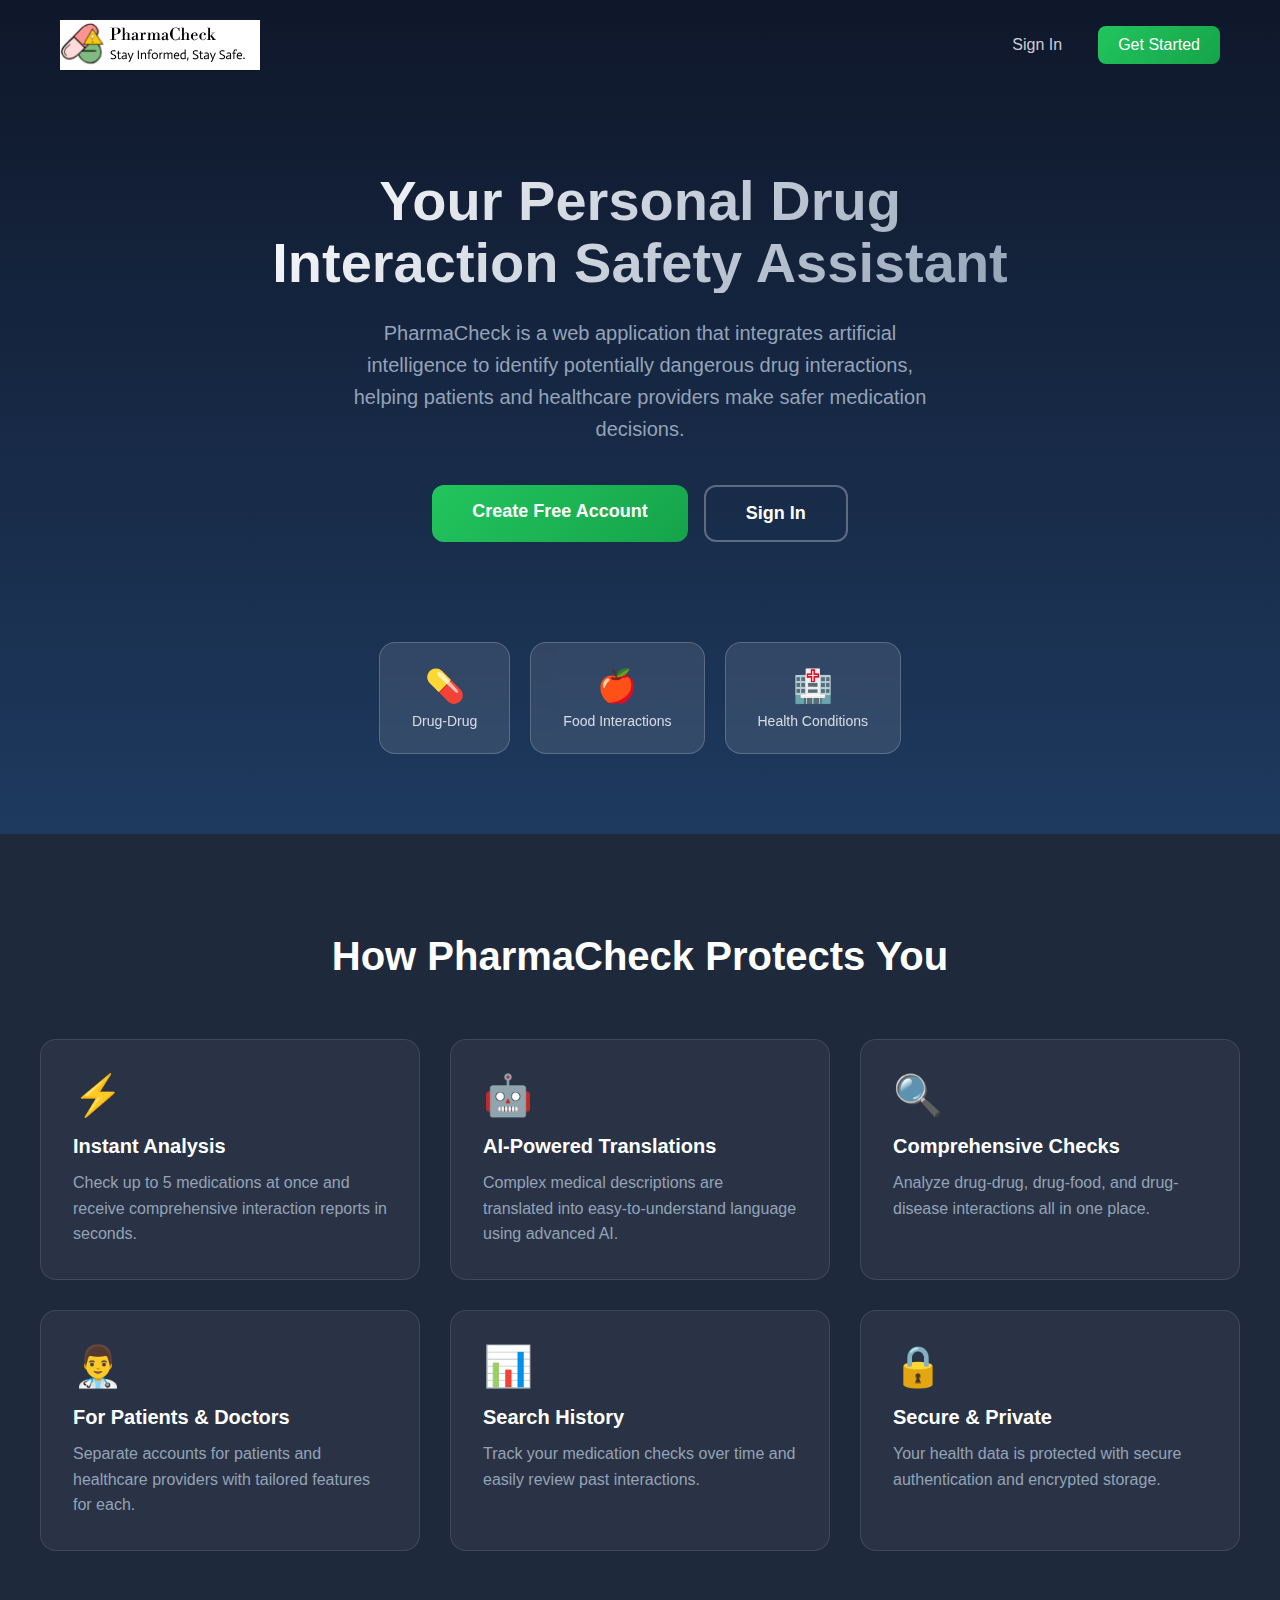
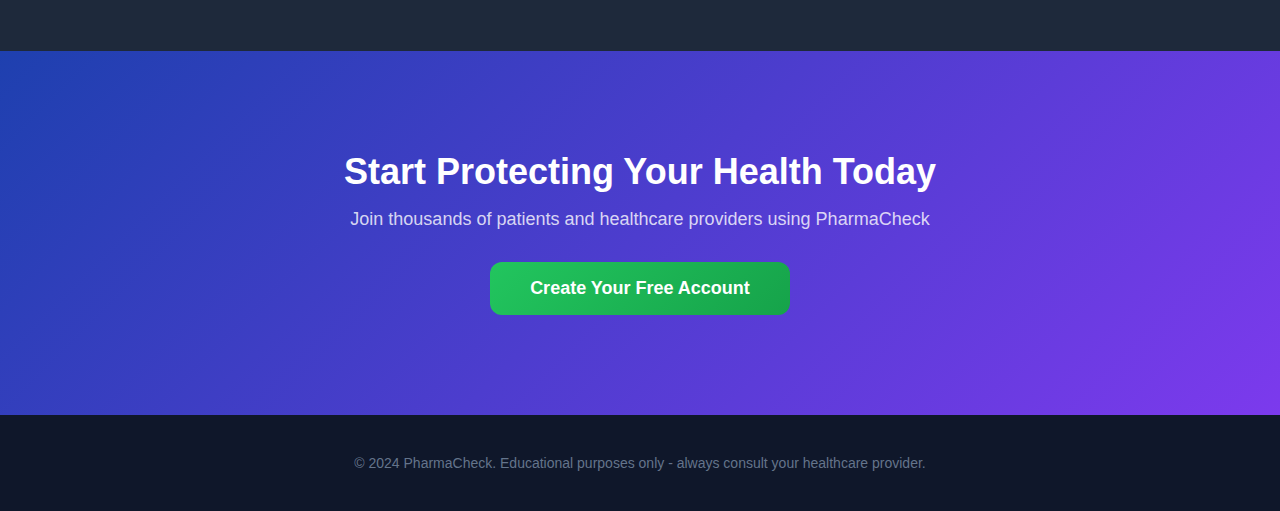
<file: index.html>
<!DOCTYPE html>
<html lang="en">
<head>
    <meta charset="UTF-8">
    <meta name="viewport" content="width=device-width, initial-scale=1.0">
    <title>PharmaCheck - Drug Interaction Checker</title>
    <link rel="stylesheet" href="index.css">
</head>
<body>

<div class="container">
    <!-- Auth Header -->
    <div class="auth-header">
        <div class="user-info-header">
            <span class="user-role-badge" id="userRoleBadge"></span>
            <span class="user-name-text" id="userNameText"></span>
        </div>
        <div class="header-actions">
            <a href="dashboard/" class="header-link">Dashboard</a>
            <button onclick="logout()" class="header-link logout-btn">Sign Out</button>
        </div>
    </div>

    <header>
        <img src="Logo.svg" alt="PharmaCheck Logo" class="logo-title">
    </header>
    
    <div class="form-section">
        <div class="form-group">
            <label class="form-label">Drug Being Prescribed</label>
            <p class="form-hint">Enter the brand name or active ingredient</p>
            <div class="autocomplete-wrapper">
                <input id="drugInput" type="text" placeholder="e.g., Prozac, Fluoxetine" autocomplete="off" />
                <div id="drugAutocomplete" class="autocomplete-dropdown"></div>
            </div>
        </div>
      
        <div class="form-group">
            <label class="form-label">Condition Being Treated</label>
            <p class="form-hint">What condition is this medication for?</p>
            <div class="autocomplete-wrapper">
                <input id="conditionInput" type="text" placeholder="e.g., Depression, Anxiety" autocomplete="off" />
                <div id="conditionAutocomplete" class="autocomplete-dropdown"></div>
            </div>
        </div>

        <div class="form-group">
            <label class="form-label">Current Medications</label>
            <p class="form-hint">Select up to 5 medications the patient is currently taking</p>
            
            <!-- Multi-selector -->
            <div class="multi-selector" id="medicationSelector">
                <div class="selected-medications" id="selectedMedications">
                    <!-- Selected drugs appear here as tags -->
                </div>
                <div class="autocomplete-wrapper">
                    <input 
                        id="medicationSearchInput" 
                        type="text" 
                        placeholder="Search and add medications..." 
                        autocomplete="off"
                    />
                    <div id="medicationAutocomplete" class="autocomplete-dropdown"></div>
                </div>
            </div>
            <p class="medication-count"><span id="medCount">0</span>/5 medications selected</p>
        </div>
        
        <button onclick="checkDrugInteraction();" id="checkBtn" class="check-btn">
            <span class="btn-text">Check for Interactions</span>
            <span class="btn-loading" style="display: none;">Analyzing interactions...</span>
        </button>
    </div>
    
    <div class="results" id="results"></div>
</div>

<div id="errorModal" class="modal">
    <div class="modal-content">
        <span class="close" onclick="closeModal()">&times;</span>
        <h3 id="modalTitle">Error</h3>
        <p id="errorMessage"></p>
    </div>
</div>

<script src="index.js"></script>
</body>
</html>
</file>
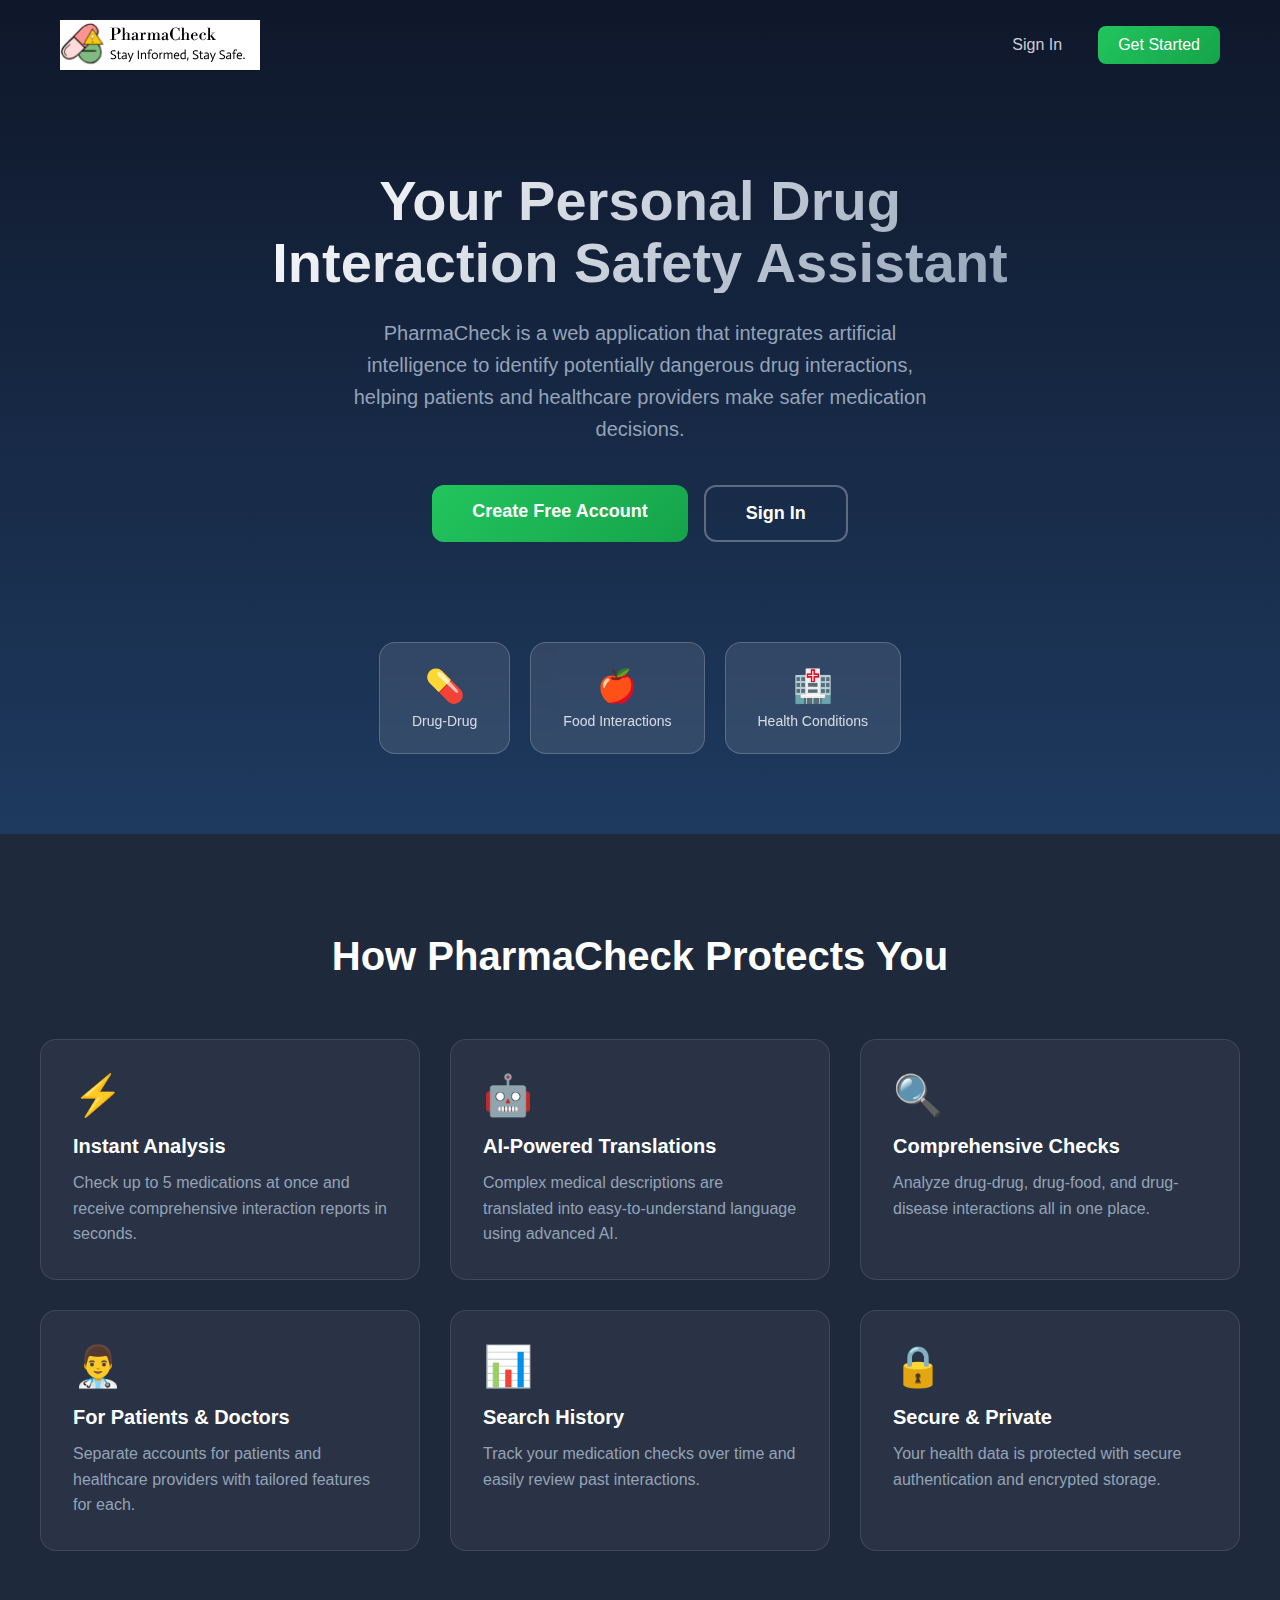
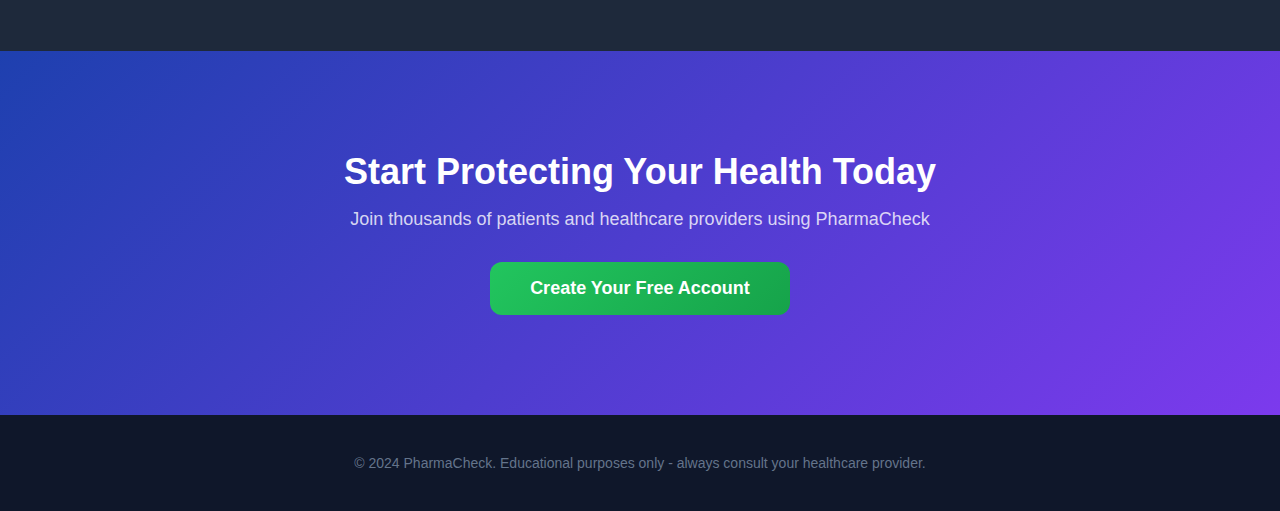
<file: dashboard/index.html>
<!DOCTYPE html>
<html lang="en">
<head>
    <meta charset="UTF-8">
    <meta name="viewport" content="width=device-width, initial-scale=1.0">
    <title>Dashboard - PharmaCheck</title>
    <link rel="stylesheet" href="index.css">
</head>
<body>
    <div class="dashboard-container">
        <!-- Sidebar -->
        <aside class="sidebar">
            <div class="sidebar-header">
                <a href="../">
                    <img src="../Logo.svg" alt="PharmaCheck Logo" class="sidebar-logo">
                </a>
            </div>
            
            <nav class="sidebar-nav">
                <a href="#" class="nav-item active" data-section="overview">
                    <span class="nav-icon">📊</span>
                    Overview
                </a>
                <a href="/index.html" class="nav-item">
                    <span class="nav-icon">💊</span>
                    Drug Interactions
                </a>
                <a href="#" class="nav-item" data-section="food-checker">
                    <span class="nav-icon">🍎</span>
                    Food/Lifestyle
                </a>
                <a href="#" class="nav-item" data-section="disease-checker">
                    <span class="nav-icon">🏥</span>
                    Disease Interactions
                </a>
                <a href="#" class="nav-item" data-section="history">
                    <span class="nav-icon">🔍</span>
                    Search History
                </a>
                <a href="#" class="nav-item doctor-only" data-section="patients" style="display: none;">
                    <span class="nav-icon">👥</span>
                    My Patients
                </a>
                <a href="#" class="nav-item patient-only" data-section="my-doctor" style="display: none;">
                    <span class="nav-icon">⚕️</span>
                    My Doctor
                </a>
            </nav>
            
            <div class="sidebar-footer">
                <div class="user-card">
                    <span class="user-avatar" id="userAvatar">👤</span>
                    <div class="user-details">
                        <span class="user-name" id="sidebarUserName">User</span>
                        <span class="user-role" id="sidebarUserRole">Patient</span>
                    </div>
                </div>
                <button class="logout-btn" onclick="logout()">Sign Out</button>
            </div>
        </aside>
        
        <!-- Main Content -->
        <main class="main-content">
            <!-- Overview Section -->
            <section id="overview-section" class="content-section active">
                <h1>Welcome back, <span id="welcomeName">User</span>!</h1>
                <p class="section-subtitle">Here's an overview of your activity</p>
                
                <div class="stats-grid">
                    <div class="stat-card">
                        <span class="stat-icon">🔍</span>
                        <div class="stat-info">
                            <span class="stat-number" id="totalSearches">0</span>
                            <span class="stat-label">Total Searches</span>
                        </div>
                    </div>
                    <div class="stat-card">
                        <span class="stat-icon">💊</span>
                        <div class="stat-info">
                            <span class="stat-number" id="drugSearches">0</span>
                            <span class="stat-label">Drug Searches</span>
                        </div>
                    </div>
                    <div class="stat-card">
                        <span class="stat-icon">⚠️</span>
                        <div class="stat-info">
                            <span class="stat-number" id="interactionSearches">0</span>
                            <span class="stat-label">Interaction Checks</span>
                        </div>
                    </div>
                    <div class="stat-card doctor-only" style="display: none;">
                        <span class="stat-icon">👥</span>
                        <div class="stat-info">
                            <span class="stat-number" id="patientCount">0</span>
                            <span class="stat-label">Patients</span>
                        </div>
                    </div>
                </div>
                
                <div class="recent-activity">
                    <h2>Recent Activity</h2>
                    <div id="recentActivityList" class="activity-list">
                        <p class="empty-state">Loading recent activity...</p>
                    </div>
                </div>
            </section>
            
            <!-- Food/Lifestyle Interaction Checker Section -->
            <section id="food-checker-section" class="content-section">
                <h1>Food/Lifestyle Interaction Checker</h1>
                <p class="section-subtitle">Check how food and lifestyle factors may affect your medication</p>
                
                <div class="checker-form">
                    <div class="form-group">
                        <label for="foodDrugInput">Drug Name</label>
                        <div class="autocomplete-wrapper">
                            <input type="text" id="foodDrugInput" placeholder="Enter drug name (e.g., Diazepam, Valium)" autocomplete="off">
                            <div id="foodDrugAutocomplete" class="autocomplete-dropdown"></div>
                        </div>
                    </div>
                    <button class="btn-primary" onclick="checkFoodInteractions()">
                        <span id="foodBtnText">Check Food/Lifestyle Interactions</span>
                        <span id="foodBtnLoading" style="display: none;">Checking...</span>
                    </button>
                </div>
                
                <div id="foodResults" class="results-container"></div>
            </section>
            
            <!-- Disease Interaction Checker Section -->
            <section id="disease-checker-section" class="content-section">
                <h1>Disease Interaction Checker</h1>
                <p class="section-subtitle">Check how medical conditions may affect your medication</p>
                
                <div class="checker-form">
                    <div class="form-group">
                        <label for="diseaseDrugInput">Drug Name</label>
                        <div class="autocomplete-wrapper">
                            <input type="text" id="diseaseDrugInput" placeholder="Enter drug name (e.g., Diazepam, Valium)" autocomplete="off">
                            <div id="diseaseDrugAutocomplete" class="autocomplete-dropdown"></div>
                        </div>
                    </div>
                    <button class="btn-primary" onclick="checkDiseaseInteractions()">
                        <span id="diseaseBtnText">Check Disease Interactions</span>
                        <span id="diseaseBtnLoading" style="display: none;">Checking...</span>
                    </button>
                </div>
                
                <div id="diseaseResults" class="results-container"></div>
            </section>
            
            <!-- Search History Section -->
            <section id="history-section" class="content-section">
                <h1>Search History</h1>
                <p class="section-subtitle">View and manage your past searches</p>
                
                <div class="history-controls">
                    <div class="search-filter">
                        <input type="text" id="historySearch" placeholder="Filter searches..." />
                    </div>
                    <button class="btn-danger" onclick="clearAllHistory()">Clear All</button>
                </div>
                
                <div id="historyList" class="history-list">
                    <p class="empty-state">Loading search history...</p>
                </div>
                
                <div class="pagination" id="historyPagination"></div>
            </section>
            
            <!-- Patients Section (Doctor Only) -->
            <section id="patients-section" class="content-section doctor-only" style="display: none;">
                <h1>My Patients</h1>
                <p class="section-subtitle">View patients who have requested your oversight</p>
                
                <div id="patientsList" class="patients-list">
                    <p class="empty-state">Loading patients...</p>
                </div>
            </section>
            
            <!-- My Doctor Section (Patient Only) -->
            <section id="my-doctor-section" class="content-section patient-only" style="display: none;">
                <h1>My Doctor</h1>
                <p class="section-subtitle">Select a doctor who can view your search history</p>
                
                <div id="currentDoctorInfo" class="current-doctor-card">
                    <p class="empty-state">Loading...</p>
                </div>
                
                <div class="doctor-select-form">
                    <h3>Request Doctor Oversight</h3>
                    <p style="color: #64748b; margin-bottom: 16px;">Search for a doctor by username</p>
                    <div class="form-group">
                        <div class="autocomplete-wrapper">
                            <input type="text" id="doctorSearchInput" placeholder="Type doctor's username..." autocomplete="off">
                            <div id="doctorSearchResults" class="autocomplete-dropdown"></div>
                        </div>
                    </div>
                    <div id="requestDoctorError" class="error-message"></div>
                </div>
            </section>
        </main>
    </div>
    
    <script src="index.js"></script>
</body>
</html>
</file>
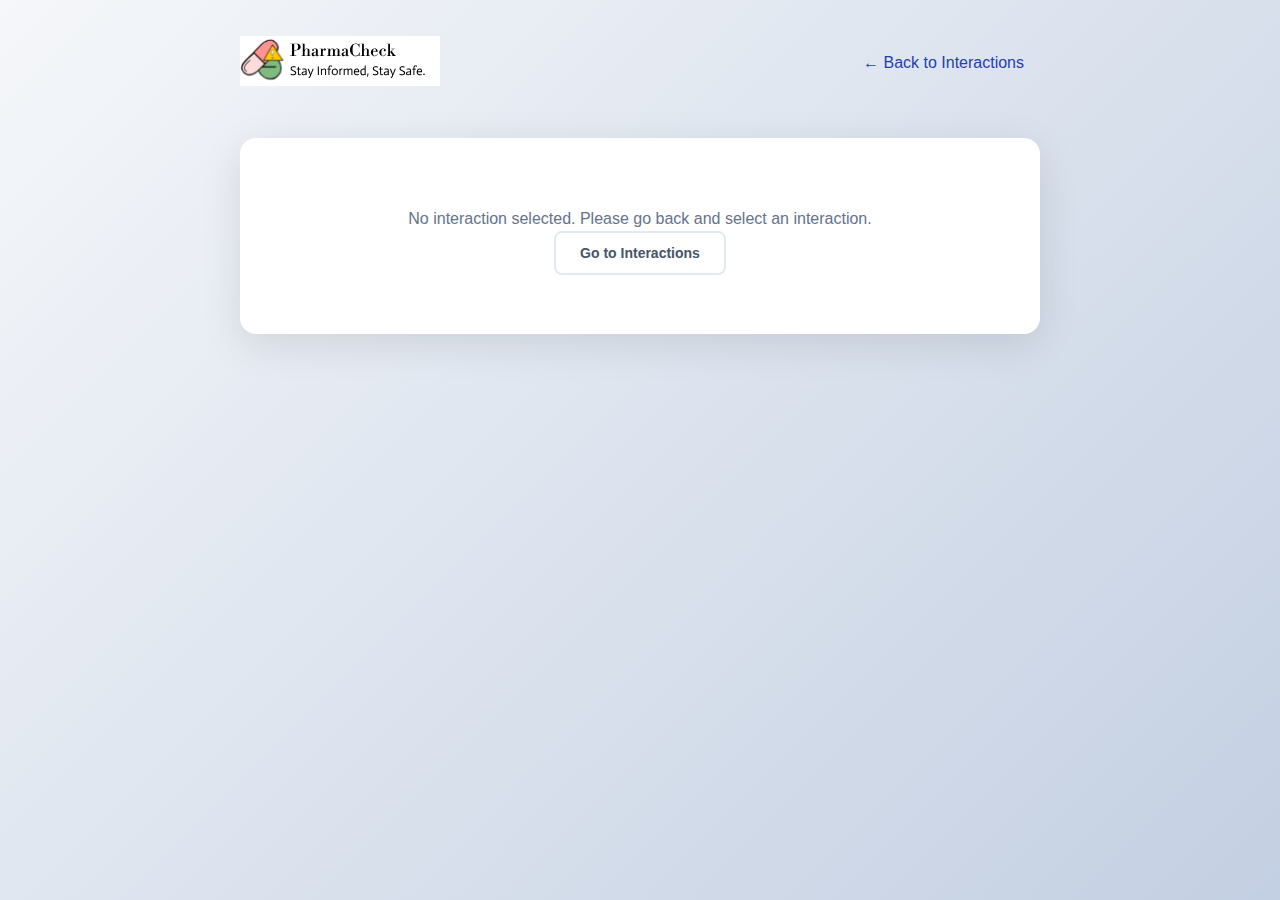
<file: descriptions/index.html>
<!DOCTYPE html>
<html lang="en">
<head>
    <meta charset="UTF-8">
    <meta name="viewport" content="width=device-width, initial-scale=1.0">
    <title>Interaction Details - PharmaCheck</title>
    <link rel="stylesheet" href="index.css">
</head>
<body>

<div class="container">
    <header>
        <a href="../">
            <img src="../Logo.svg" alt="PharmaCheck Logo" class="logo-title">
        </a>
        <a href="../interactions/" class="back-link">← Back to Interactions</a>
    </header>
    
    <div class="main-content">
        <h1 class="page-title" id="interactionTitle">Interaction Details</h1>
        
        <div class="severity-indicator" id="severityIndicator">
            <span class="severity-badge">Loading...</span>
        </div>
        
        <div class="detail-card" id="detailsCard">
            <div class="loading">Loading interaction details...</div>
        </div>
        
        <!-- AI Translation Section -->
        <div class="ai-section" id="aiSection" style="display: none;">
            <h2>Patient-Friendly Description</h2>
            <p class="ai-note">This description has been translated by AI for easier understanding.</p>
            <div class="ai-content" id="aiContent"></div>
        </div>
        
        <div class="actions">
            <button class="btn-primary" id="translateBtn" onclick="requestTranslation()">
                ✨ Generate Patient-Friendly Version
            </button>
            <a href="../interactions/" class="btn-secondary">View All Interactions</a>
        </div>
    </div>
</div>

<script src="index.js"></script>
</body>
</html>
</file>
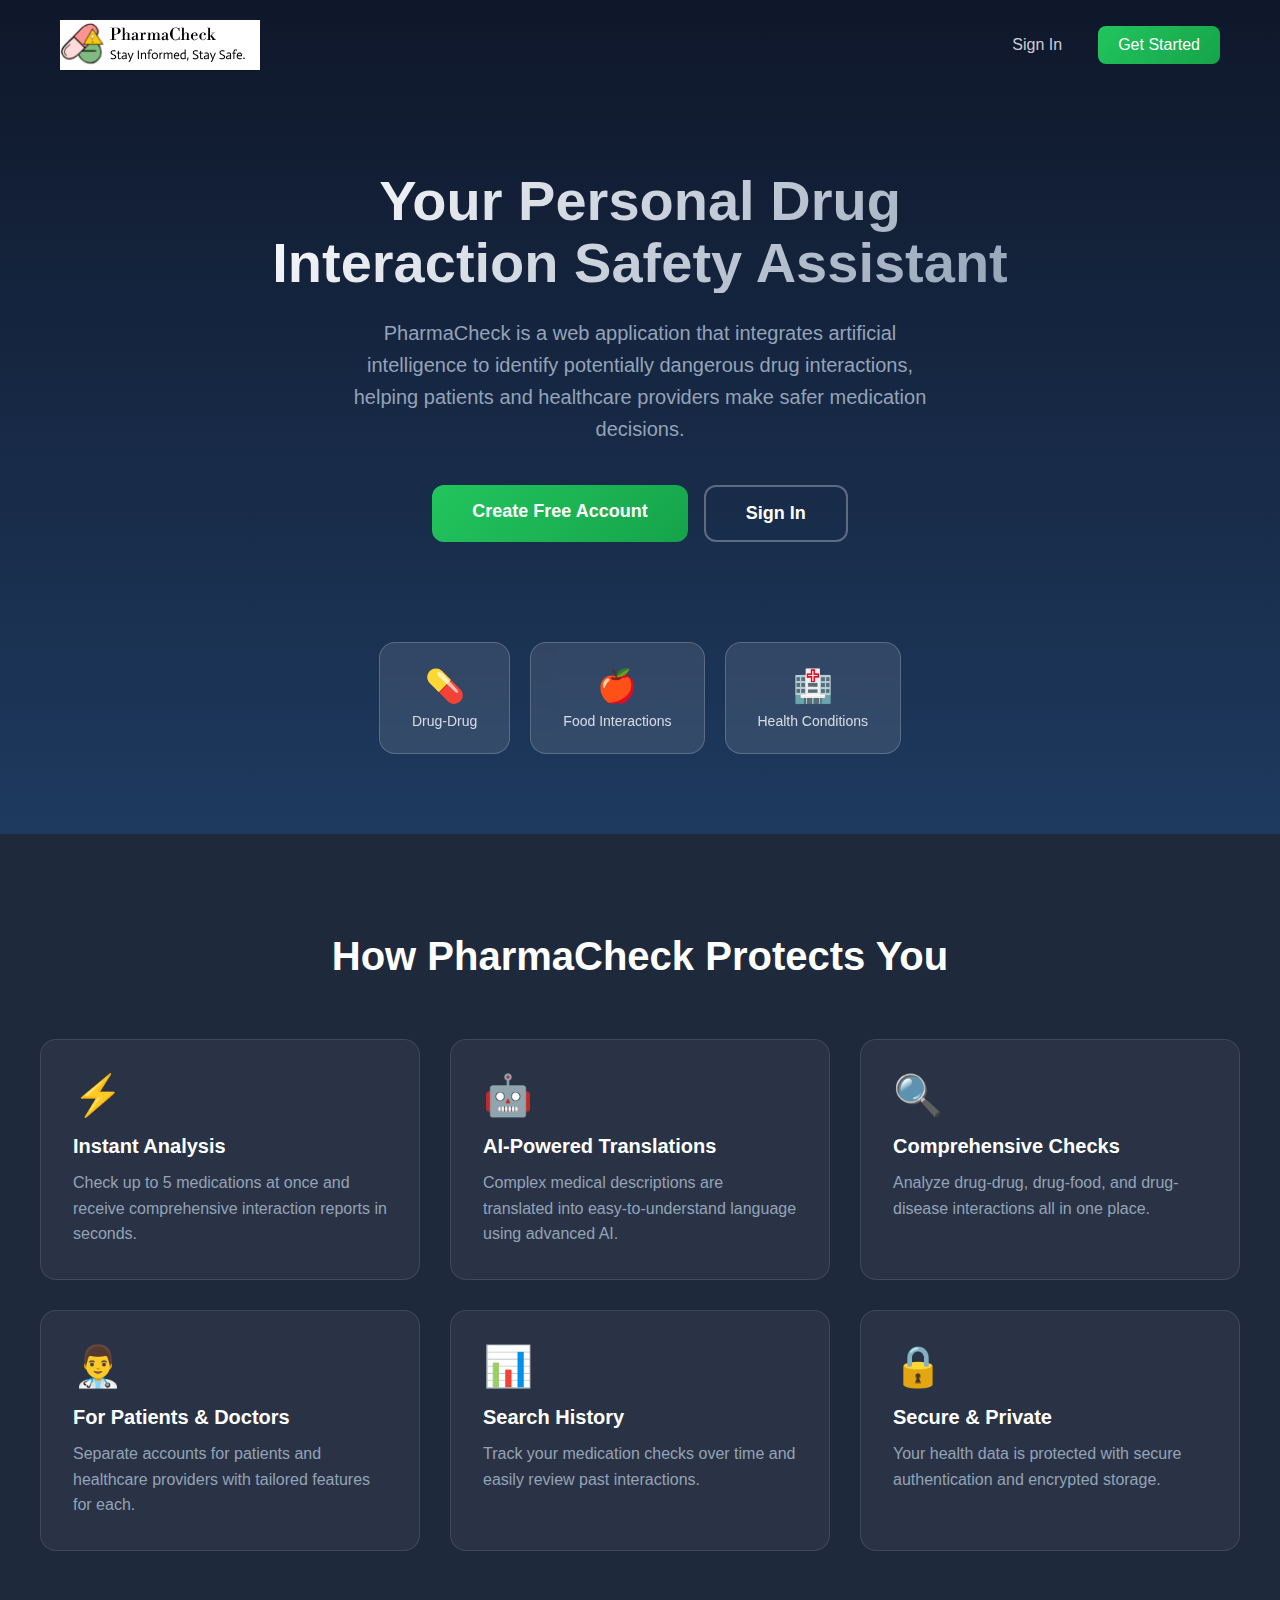
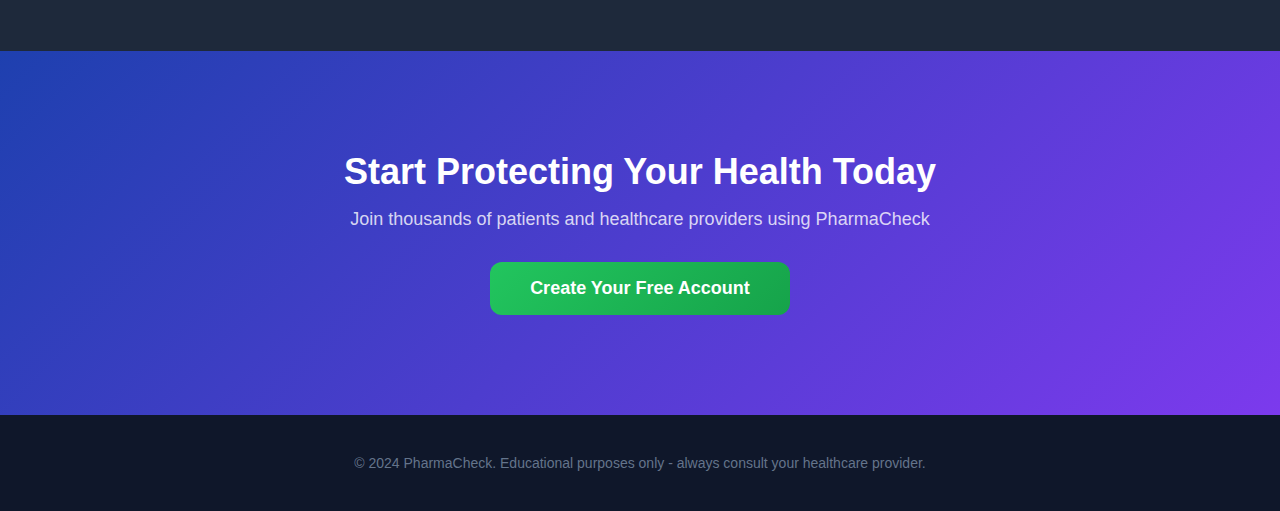
<file: interactions/index.html>
<!DOCTYPE html>
<html lang="en">
<head>
    <meta charset="UTF-8">
    <meta name="viewport" content="width=device-width, initial-scale=1.0">
    <title>Interaction Results - PharmaCheck</title>
    <link rel="stylesheet" href="index.css">
</head>
<body>

<div class="container">
    <header>
        <a href="../">
            <img src="../Logo.svg" alt="PharmaCheck Logo" class="logo-title">
        </a>
        <a href="/index.html" class="back-link">← Back to Search</a>
    </header>
    
    <div class="main-content">
        <h1 class="page-title">Interactions Identified</h1>
        <p class="page-subtitle" id="drugInfo">View interactions for the selected medication</p>
        
        <!-- Severity Legend -->
        <div class="legend">
            <div class="legend-item">
                <span class="legend-dot severity-major"></span>
                <span>Major</span>
            </div>
            <div class="legend-item">
                <span class="legend-dot severity-moderate"></span>
                <span>Moderate</span>
            </div>
            <div class="legend-item">
                <span class="legend-dot severity-minor"></span>
                <span>Minor</span>
            </div>
            <div class="legend-item">
                <span class="legend-dot severity-unknown"></span>
                <span>Unknown</span>
            </div>
        </div>
        
        <!-- Tabs -->
        <div class="tabs">
            <button class="tab active" data-tab="drug-drug">
                💊 Drug-Drug
                <span class="tab-count" id="drugDrugCount">0</span>
            </button>
            <button class="tab" data-tab="food">
                🍎 Food/Lifestyle
                <span class="tab-count" id="foodCount">0</span>
            </button>
            <button class="tab" data-tab="disease">
                🏥 Disease
                <span class="tab-count" id="diseaseCount">0</span>
            </button>
        </div>
        
        <!-- Drug-Drug Interactions -->
        <div class="tab-content active" id="drug-drug-content">
            <div class="interactions-list" id="drugDrugList">
                <div class="loading">Loading interactions...</div>
            </div>
        </div>
        
        <!-- Food/Lifestyle Interactions -->
        <div class="tab-content" id="food-content">
            <div class="interactions-list" id="foodList">
                <div class="loading">Loading interactions...</div>
            </div>
        </div>
        
        <!-- Disease Interactions -->
        <div class="tab-content" id="disease-content">
            <div class="interactions-list" id="diseaseList">
                <div class="loading">Loading interactions...</div>
            </div>
        </div>
    </div>
</div>

<script src="index.js"></script>
</body>
</html>
</file>
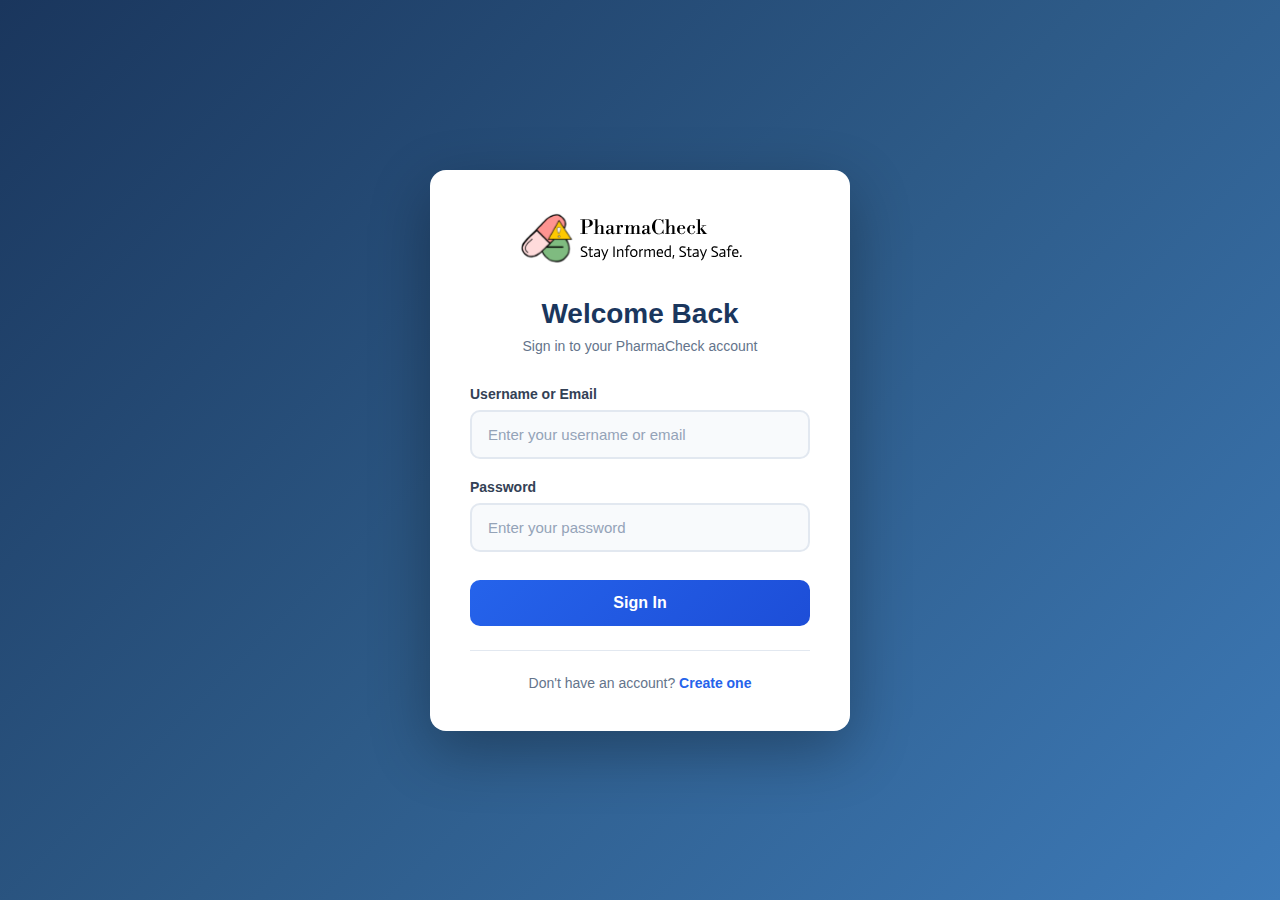
<file: login/index.html>
<!DOCTYPE html>
<html lang="en">
<head>
    <meta charset="UTF-8">
    <meta name="viewport" content="width=device-width, initial-scale=1.0">
    <title>Login - PharmaCheck</title>
    <link rel="stylesheet" href="index.css">
</head>
<body>
    <div class="auth-container">
        <div class="auth-card">
            <a href="../" class="logo-link">
                <img src="../Logo.svg" alt="PharmaCheck Logo" class="logo">
            </a>
            
            <h1>Welcome Back</h1>
            <p class="subtitle">Sign in to your PharmaCheck account</p>
            
            <form id="loginForm" onsubmit="handleLogin(event)">
                <div class="form-group">
                    <label for="username">Username or Email</label>
                    <input 
                        type="text" 
                        id="username" 
                        name="username" 
                        placeholder="Enter your username or email"
                        required
                        autocomplete="username"
                    >
                </div>
                
                <div class="form-group">
                    <label for="password">Password</label>
                    <input 
                        type="password" 
                        id="password" 
                        name="password" 
                        placeholder="Enter your password"
                        required
                        autocomplete="current-password"
                    >
                </div>
                
                <div id="errorMessage" class="error-message"></div>
                
                <button type="submit" class="btn-primary" id="submitBtn">
                    <span class="btn-text">Sign In</span>
                    <span class="btn-loading" style="display: none;">Signing in...</span>
                </button>
            </form>
            
            <div class="auth-footer">
                <p>Don't have an account? <a href="../register/">Create one</a></p>
            </div>
        </div>
    </div>
    
    <script src="index.js"></script>
</body>
</html>
</file>
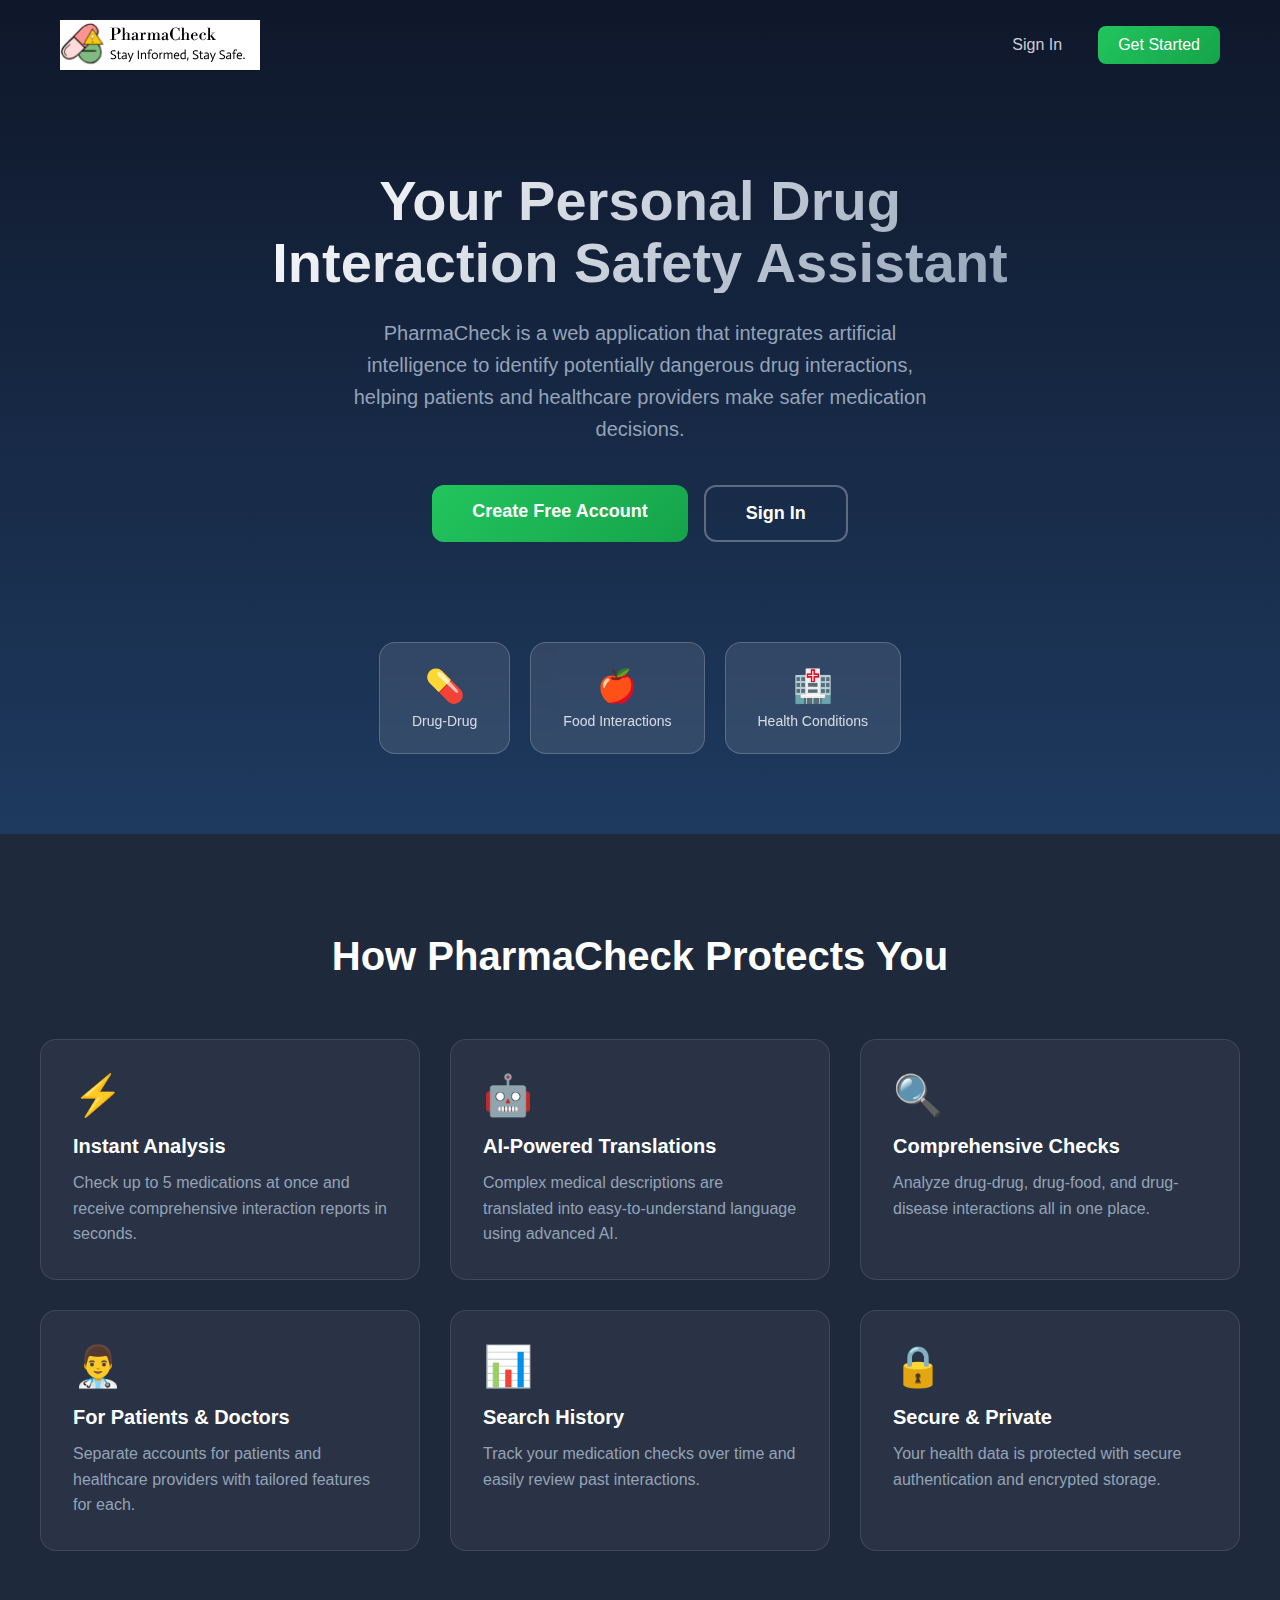
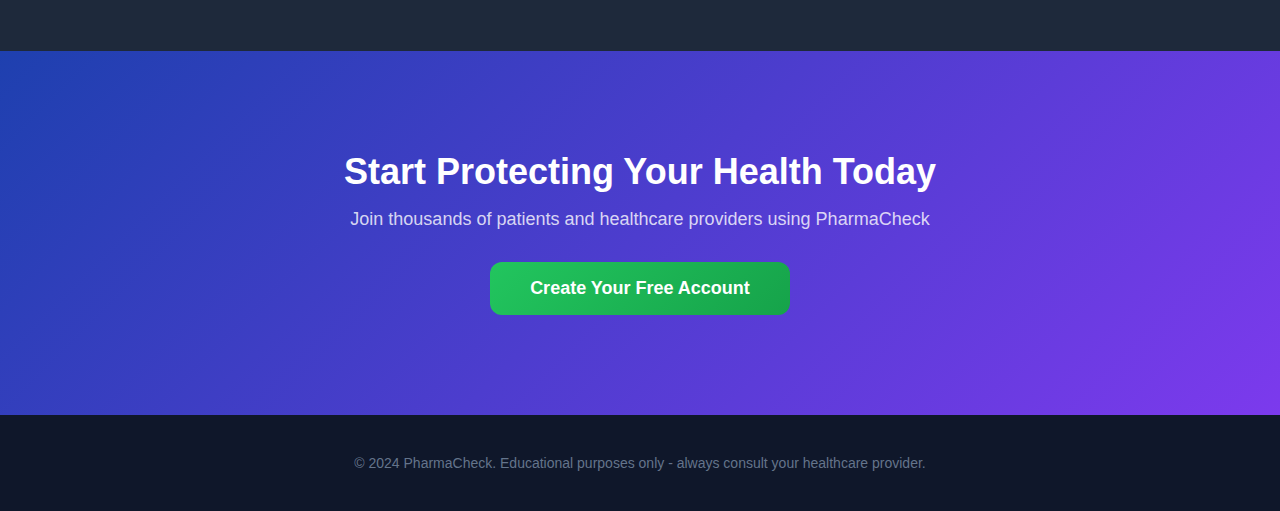
<file: welcome.html>
<!DOCTYPE html>
<html lang="en">
<head>
    <meta charset="UTF-8">
    <meta name="viewport" content="width=device-width, initial-scale=1.0">
    <title>PharmaCheck - Your Personal Drug Interaction Checker</title>
    <link rel="stylesheet" href="welcome.css">
</head>
<body>
    <div class="welcome-container">
        <!-- Hero Section -->
        <section class="hero">
            <nav class="nav">
                <img src="Logo.svg" alt="PharmaCheck" class="nav-logo">
                <div class="nav-links">
                    <a href="login/" class="nav-link">Sign In</a>
                    <a href="register/" class="nav-link nav-link-primary">Get Started</a>
                </div>
            </nav>
            
            <div class="hero-content">
                <h1 class="hero-title">Your Personal Drug Interaction Safety Assistant</h1>
                <p class="hero-subtitle">
                    PharmaCheck is a web application that integrates artificial intelligence 
                    to identify potentially dangerous drug interactions, helping patients and 
                    healthcare providers make safer medication decisions.
                </p>
                <div class="hero-actions">
                    <a href="register/" class="btn-primary btn-large">Create Free Account</a>
                    <a href="login/" class="btn-secondary btn-large">Sign In</a>
                </div>
            </div>
            
            <div class="hero-visual">
                <div class="feature-preview">
                    <div class="preview-card">
                        <span class="preview-icon">💊</span>
                        <span class="preview-label">Drug-Drug</span>
                    </div>
                    <div class="preview-card">
                        <span class="preview-icon">🍎</span>
                        <span class="preview-label">Food Interactions</span>
                    </div>
                    <div class="preview-card">
                        <span class="preview-icon">🏥</span>
                        <span class="preview-label">Health Conditions</span>
                    </div>
                </div>
            </div>
        </section>
        
        <!-- Features Section -->
        <section class="features">
            <h2 class="section-title">How PharmaCheck Protects You</h2>
            
            <div class="features-grid">
                <div class="feature-card">
                    <div class="feature-icon">⚡</div>
                    <h3>Instant Analysis</h3>
                    <p>Check up to 5 medications at once and receive comprehensive interaction reports in seconds.</p>
                </div>
                
                <div class="feature-card">
                    <div class="feature-icon">🤖</div>
                    <h3>AI-Powered Translations</h3>
                    <p>Complex medical descriptions are translated into easy-to-understand language using advanced AI.</p>
                </div>
                
                <div class="feature-card">
                    <div class="feature-icon">🔍</div>
                    <h3>Comprehensive Checks</h3>
                    <p>Analyze drug-drug, drug-food, and drug-disease interactions all in one place.</p>
                </div>
                
                <div class="feature-card">
                    <div class="feature-icon">👨‍⚕️</div>
                    <h3>For Patients & Doctors</h3>
                    <p>Separate accounts for patients and healthcare providers with tailored features for each.</p>
                </div>
                
                <div class="feature-card">
                    <div class="feature-icon">📊</div>
                    <h3>Search History</h3>
                    <p>Track your medication checks over time and easily review past interactions.</p>
                </div>
                
                <div class="feature-card">
                    <div class="feature-icon">🔒</div>
                    <h3>Secure & Private</h3>
                    <p>Your health data is protected with secure authentication and encrypted storage.</p>
                </div>
            </div>
        </section>
        
        <!-- CTA Section -->
        <section class="cta">
            <h2>Start Protecting Your Health Today</h2>
            <p>Join thousands of patients and healthcare providers using PharmaCheck</p>
            <a href="register/" class="btn-primary btn-large">Create Your Free Account</a>
        </section>
        
        <!-- Footer -->
        <footer class="footer">
            <p>&copy; 2024 PharmaCheck. Educational purposes only - always consult your healthcare provider.</p>
        </footer>
    </div>
</body>
</html>
</file>
<file: index.css>
* {
    box-sizing: border-box;
}

body {
    font-family: 'Segoe UI', Tahoma, Geneva, Verdana, sans-serif;
    display: flex;
    justify-content: center;
    align-items: flex-start;
    min-height: 100vh;
    margin: 0;
    background: linear-gradient(135deg, #1e3a5f 0%, #0f172a 100%);
    padding: 20px;
}

header {
    display: flex;
    justify-content: center;
    align-items: center;
    margin-bottom: 32px;
}

/* Auth Header */
.auth-header {
    display: flex;
    justify-content: space-between;
    align-items: center;
    margin-bottom: 24px;
    padding-bottom: 16px;
    border-bottom: 1px solid #e2e8f0;
}

.user-info-header {
    display: flex;
    align-items: center;
    gap: 12px;
}

.user-role-badge {
    background: #eff6ff;
    color: #1e40af;
    padding: 4px 12px;
    border-radius: 20px;
    font-size: 11px;
    font-weight: 600;
    text-transform: uppercase;
}

.user-role-badge.doctor {
    background: #f0fdf4;
    color: #16a34a;
}

.user-name-text {
    font-weight: 600;
    color: #1e293b;
}

.header-actions {
    display: flex;
    gap: 12px;
    align-items: center;
}

.header-link {
    color: #475569;
    text-decoration: none;
    font-size: 14px;
    font-weight: 500;
    padding: 8px 16px;
    border-radius: 6px;
    transition: all 0.2s ease;
    background: transparent;
    border: none;
    cursor: pointer;
    font-family: inherit;
}

.header-link:hover {
    background: #f1f5f9;
    color: #1e293b;
}

.logout-btn:hover {
    background: #fef2f2;
    color: #dc2626;
}

.logo-title {
    width: 400px;
    max-width: 100%;
    height: auto;
}

.container {
    width: 100%;
    max-width: 600px;
    padding: 32px;
    background-color: #fff;
    box-shadow: 0 20px 60px rgba(0, 0, 0, 0.3);
    border-radius: 20px;
    margin-top: 40px;
}

/* Form Styles */
.form-section {
    display: flex;
    flex-direction: column;
    gap: 24px;
}

.form-group {
    display: flex;
    flex-direction: column;
}

.form-label {
    font-size: 16px;
    font-weight: 600;
    color: #1e293b;
    margin-bottom: 4px;
}

.form-hint {
    font-size: 13px;
    color: #64748b;
    margin-bottom: 10px;
}

/* Input and Autocomplete */
.autocomplete-wrapper {
    position: relative;
}

input[type="text"] {
    width: 100%;
    padding: 14px 16px;
    border: 2px solid #e2e8f0;
    border-radius: 12px;
    font-size: 15px;
    transition: all 0.2s ease;
    background: #f8fafc;
}

input[type="text"]:focus {
    outline: none;
    border-color: #3b82f6;
    background: white;
    box-shadow: 0 0 0 4px rgba(59, 130, 246, 0.1);
}

input[type="text"]::placeholder {
    color: #94a3b8;
}

/* Autocomplete Dropdown */
.autocomplete-dropdown {
    position: absolute;
    top: 100%;
    left: 0;
    right: 0;
    background: white;
    border: 2px solid #e2e8f0;
    border-top: none;
    border-radius: 0 0 12px 12px;
    max-height: 200px;
    overflow-y: auto;
    z-index: 100;
    display: none;
    box-shadow: 0 4px 12px rgba(0, 0, 0, 0.1);
}

.autocomplete-dropdown.show {
    display: block;
}

.autocomplete-item {
    padding: 12px 16px;
    cursor: pointer;
    border-bottom: 1px solid #f1f5f9;
    transition: background 0.15s ease;
}

.autocomplete-item:last-child {
    border-bottom: none;
}

.autocomplete-item:hover {
    background: #f1f5f9;
}

.autocomplete-item.selected {
    background: #eff6ff;
}

.autocomplete-item-name {
    font-weight: 500;
    color: #1e293b;
}

.autocomplete-item-generic {
    font-size: 12px;
    color: #64748b;
    margin-top: 2px;
}

/* Multi-selector */
.multi-selector {
    border: 2px solid #e2e8f0;
    border-radius: 12px;
    background: #f8fafc;
    padding: 8px;
    transition: all 0.2s ease;
}

.multi-selector:focus-within {
    border-color: #3b82f6;
    background: white;
    box-shadow: 0 0 0 4px rgba(59, 130, 246, 0.1);
}

.selected-medications {
    display: flex;
    flex-wrap: wrap;
    gap: 8px;
    margin-bottom: 8px;
    min-height: 10px;
}

.medication-tag {
    display: inline-flex;
    align-items: center;
    gap: 8px;
    background: linear-gradient(135deg, #3b82f6 0%, #1d4ed8 100%);
    color: white;
    padding: 8px 12px;
    border-radius: 20px;
    font-size: 14px;
    font-weight: 500;
}

.medication-tag .remove-btn {
    background: rgba(255, 255, 255, 0.2);
    border: none;
    color: white;
    width: 20px;
    height: 20px;
    border-radius: 50%;
    cursor: pointer;
    display: flex;
    align-items: center;
    justify-content: center;
    font-size: 14px;
    transition: background 0.2s ease;
}

.medication-tag .remove-btn:hover {
    background: rgba(255, 255, 255, 0.3);
}

.multi-selector input {
    border: none;
    background: transparent;
    padding: 8px;
}

.multi-selector input:focus {
    box-shadow: none;
}

.medication-count {
    font-size: 12px;
    color: #64748b;
    margin-top: 8px;
    text-align: right;
}

/* Button */
.check-btn {
    padding: 16px 32px;
    background: linear-gradient(135deg, #22c55e 0%, #16a34a 100%);
    border: none;
    border-radius: 12px;
    color: #fff;
    font-size: 16px;
    font-weight: 600;
    cursor: pointer;
    transition: all 0.2s ease;
    margin-top: 8px;
}

.check-btn:hover {
    background: linear-gradient(135deg, #16a34a 0%, #15803d 100%);
    transform: translateY(-2px);
    box-shadow: 0 8px 20px rgba(34, 197, 94, 0.4);
}

.check-btn:active {
    transform: translateY(0);
}

.check-btn:disabled {
    background: #94a3b8;
    cursor: not-allowed;
    transform: none;
    box-shadow: none;
}

/* Results */
.results {
    margin-top: 24px;
}

/* Modal styling */
.modal {
    display: none;
    position: fixed;
    z-index: 1000;
    left: 0;
    top: 0;
    width: 100%;
    height: 100%;
    background: rgba(0, 0, 0, 0.5);
    backdrop-filter: blur(4px);
}

.modal-content {
    background: white;
    margin: 15% auto;
    padding: 32px;
    border-radius: 16px;
    width: 90%;
    max-width: 400px;
    box-shadow: 0 20px 60px rgba(0, 0, 0, 0.3);
}

.modal-content h3 {
    color: #dc2626;
    margin-bottom: 12px;
}

.close {
    float: right;
    font-size: 28px;
    color: #94a3b8;
    cursor: pointer;
    line-height: 1;
}

.close:hover {
    color: #475569;
}

#errorMessage {
    color: #475569;
    font-size: 15px;
    line-height: 1.5;
}

/* Mobile responsiveness */
@media (max-width: 640px) {
    body {
        padding: 10px;
    }
    
    .container {
        padding: 24px;
        margin-top: 10px;
    }
    
    .auth-header {
        flex-direction: column;
        gap: 16px;
        align-items: flex-start;
    }
    
    .logo-title {
        width: 100%;
    }
}
</file>
<file: dashboard/index.css>
* {
    margin: 0;
    padding: 0;
    box-sizing: border-box;
}

body {
    font-family: 'Segoe UI', Tahoma, Geneva, Verdana, sans-serif;
    background: #f1f5f9;
    min-height: 100vh;
}

.dashboard-container {
    display: flex;
    min-height: 100vh;
}

/* Sidebar */
.sidebar {
    width: 260px;
    background: linear-gradient(180deg, #1e3a8a 0%, #1e40af 100%);
    color: white;
    display: flex;
    flex-direction: column;
    position: fixed;
    height: 100vh;
    left: 0;
    top: 0;
}

.sidebar-header {
    padding: 24px;
    border-bottom: 1px solid rgba(255, 255, 255, 0.1);
}

.sidebar-logo {
    height: 40px;
    width: auto;
}

.sidebar-nav {
    flex: 1;
    padding: 16px 0;
}

.nav-item {
    display: flex;
    align-items: center;
    gap: 12px;
    padding: 14px 24px;
    color: rgba(255, 255, 255, 0.7);
    text-decoration: none;
    font-size: 15px;
    transition: all 0.2s ease;
    border-left: 3px solid transparent;
}

.nav-item:hover {
    background: rgba(255, 255, 255, 0.1);
    color: white;
}

.nav-item.active {
    background: rgba(255, 255, 255, 0.1);
    color: white;
    border-left-color: #60a5fa;
}

.nav-icon {
    font-size: 18px;
}

.sidebar-footer {
    padding: 16px;
    border-top: 1px solid rgba(255, 255, 255, 0.1);
}

.user-card {
    display: flex;
    align-items: center;
    gap: 12px;
    padding: 12px;
    background: rgba(255, 255, 255, 0.1);
    border-radius: 10px;
    margin-bottom: 12px;
}

.user-avatar {
    font-size: 24px;
}

.user-details {
    display: flex;
    flex-direction: column;
}

.user-name {
    font-weight: 600;
    font-size: 14px;
}

.user-role {
    font-size: 11px;
    color: rgba(255, 255, 255, 0.6);
    text-transform: uppercase;
}

.logout-btn {
    width: 100%;
    padding: 10px;
    background: rgba(255, 255, 255, 0.1);
    border: 1px solid rgba(255, 255, 255, 0.2);
    color: white;
    border-radius: 8px;
    cursor: pointer;
    font-size: 14px;
    transition: all 0.2s ease;
}

.logout-btn:hover {
    background: rgba(220, 38, 38, 0.3);
    border-color: rgba(220, 38, 38, 0.5);
}

/* Main Content */
.main-content {
    flex: 1;
    margin-left: 260px;
    padding: 32px;
}

.content-section {
    display: none;
}

.content-section.active {
    display: block;
}

h1 {
    color: #1e293b;
    font-size: 28px;
    font-weight: 700;
    margin-bottom: 8px;
}

.section-subtitle {
    color: #64748b;
    font-size: 15px;
    margin-bottom: 32px;
}

/* Stats Grid */
.stats-grid {
    display: grid;
    grid-template-columns: repeat(auto-fit, minmax(200px, 1fr));
    gap: 20px;
    margin-bottom: 40px;
}

.stat-card {
    background: white;
    border-radius: 12px;
    padding: 24px;
    display: flex;
    align-items: center;
    gap: 16px;
    box-shadow: 0 1px 3px rgba(0, 0, 0, 0.1);
}

.stat-icon {
    font-size: 32px;
    width: 56px;
    height: 56px;
    display: flex;
    align-items: center;
    justify-content: center;
    background: #eff6ff;
    border-radius: 12px;
}

.stat-info {
    display: flex;
    flex-direction: column;
}

.stat-number {
    font-size: 28px;
    font-weight: 700;
    color: #1e293b;
}

.stat-label {
    font-size: 13px;
    color: #64748b;
}

/* Activity List */
.recent-activity h2 {
    font-size: 18px;
    color: #1e293b;
    margin-bottom: 16px;
}

.activity-list {
    background: white;
    border-radius: 12px;
    box-shadow: 0 1px 3px rgba(0, 0, 0, 0.1);
    overflow: hidden;
}

.activity-item {
    display: flex;
    align-items: center;
    justify-content: space-between;
    padding: 16px 20px;
    border-bottom: 1px solid #f1f5f9;
}

.activity-item:last-child {
    border-bottom: none;
}

.activity-info {
    display: flex;
    align-items: center;
    gap: 12px;
}

.activity-type {
    font-size: 20px;
    width: 40px;
    height: 40px;
    display: flex;
    align-items: center;
    justify-content: center;
    background: #f1f5f9;
    border-radius: 8px;
}

.activity-query {
    font-weight: 500;
    color: #1e293b;
}

.activity-search-type {
    font-size: 12px;
    color: #64748b;
}

.activity-time {
    font-size: 13px;
    color: #94a3b8;
}

.empty-state {
    padding: 40px;
    text-align: center;
    color: #94a3b8;
}

/* History Section */
.history-controls {
    display: flex;
    justify-content: space-between;
    align-items: center;
    margin-bottom: 20px;
    gap: 16px;
}

.search-filter input {
    padding: 12px 16px;
    border: 2px solid #e2e8f0;
    border-radius: 8px;
    font-size: 14px;
    width: 300px;
    transition: all 0.2s ease;
}

.search-filter input:focus {
    outline: none;
    border-color: #3b82f6;
}

.btn-primary {
    padding: 12px 24px;
    background: linear-gradient(135deg, #2563eb 0%, #1d4ed8 100%);
    color: white;
    border: none;
    border-radius: 8px;
    font-size: 14px;
    font-weight: 600;
    cursor: pointer;
    transition: all 0.2s ease;
}

.btn-primary:hover {
    background: linear-gradient(135deg, #1d4ed8 0%, #1e40af 100%);
}

.btn-danger {
    padding: 12px 24px;
    background: #fef2f2;
    color: #dc2626;
    border: 1px solid #fecaca;
    border-radius: 8px;
    font-size: 14px;
    font-weight: 600;
    cursor: pointer;
    transition: all 0.2s ease;
}

.btn-danger:hover {
    background: #fee2e2;
}

.history-list {
    background: white;
    border-radius: 12px;
    box-shadow: 0 1px 3px rgba(0, 0, 0, 0.1);
}

.history-item {
    display: flex;
    align-items: center;
    justify-content: space-between;
    padding: 16px 20px;
    border-bottom: 1px solid #f1f5f9;
}

.history-item.clickable {
    cursor: pointer;
    transition: background 0.2s ease;
}

.history-item.clickable:hover {
    background: #f8fafc;
}

.history-item:last-child {
    border-bottom: none;
}

.history-delete {
    padding: 8px 16px;
    background: transparent;
    color: #dc2626;
    border: 1px solid #fecaca;
    border-radius: 6px;
    font-size: 13px;
    cursor: pointer;
    transition: all 0.2s ease;
}

.history-delete:hover {
    background: #fef2f2;
}

/* Patients Section */
.patients-controls {
    margin-bottom: 20px;
}

.patients-list {
    display: flex;
    flex-direction: column;
    gap: 16px;
}

.patient-card {
    background: white;
    border-radius: 12px;
    box-shadow: 0 1px 3px rgba(0, 0, 0, 0.1);
    overflow: hidden;
}

.patient-header {
    display: flex;
    align-items: center;
    justify-content: space-between;
    padding: 16px 20px;
    background: #f8fafc;
    border-bottom: 1px solid #e2e8f0;
}

.patient-stats {
    display: flex;
    align-items: center;
    gap: 12px;
}

.stat-badge {
    padding: 4px 12px;
    background: #eff6ff;
    color: #2563eb;
    border-radius: 20px;
    font-size: 12px;
    font-weight: 600;
}

.patient-recent-searches {
    padding: 16px 20px;
}

.patient-recent-searches h4 {
    font-size: 14px;
    color: #64748b;
    margin-bottom: 12px;
    font-weight: 600;
}

.mini-activity-list {
    display: flex;
    flex-direction: column;
    gap: 8px;
}

.mini-activity-item {
    display: flex;
    align-items: center;
    gap: 8px;
    font-size: 13px;
    padding: 8px 12px;
    background: #f8fafc;
    border-radius: 6px;
}

.mini-activity-item .activity-type {
    font-size: 14px;
}

.mini-activity-item .activity-query {
    flex: 1;
    color: #1e293b;
}

.mini-activity-item .activity-time {
    color: #94a3b8;
    font-size: 12px;
}

.empty-state-small {
    color: #94a3b8;
    font-size: 13px;
    font-style: italic;
}

.patient-actions {
    padding: 12px 20px;
    border-top: 1px solid #e2e8f0;
    display: flex;
    gap: 8px;
}

.patient-item {
    display: flex;
    align-items: center;
    justify-content: space-between;
    padding: 16px 20px;
    border-bottom: 1px solid #f1f5f9;
}

.patient-item:last-child {
    border-bottom: none;
}

.patient-info {
    display: flex;
    align-items: center;
    gap: 12px;
}

.patient-avatar {
    font-size: 24px;
    width: 44px;
    height: 44px;
    display: flex;
    align-items: center;
    justify-content: center;
    background: #eff6ff;
    border-radius: 50%;
}

.patient-name {
    font-weight: 600;
    color: #1e293b;
}

.patient-email {
    font-size: 13px;
    color: #64748b;
}

/* My Doctor Section (Patient Only) */
.current-doctor-card {
    margin-bottom: 24px;
}

.no-doctor-card {
    background: white;
    border-radius: 12px;
    padding: 40px;
    text-align: center;
    box-shadow: 0 1px 3px rgba(0, 0, 0, 0.1);
}

.no-doctor-icon {
    font-size: 48px;
    display: block;
    margin-bottom: 16px;
}

.no-doctor-card h3 {
    color: #1e293b;
    margin-bottom: 8px;
}

.no-doctor-card p {
    color: #64748b;
    font-size: 14px;
}

.doctor-card {
    background: white;
    border-radius: 12px;
    padding: 16px 20px;
    box-shadow: 0 1px 3px rgba(0, 0, 0, 0.1);
    display: flex;
    align-items: center;
    justify-content: space-between;
    margin-bottom: 12px;
}

.doctor-info {
    display: flex;
    align-items: center;
    gap: 12px;
}

.doctor-avatar {
    font-size: 24px;
    width: 44px;
    height: 44px;
    display: flex;
    align-items: center;
    justify-content: center;
    background: #f0fdf4;
    border-radius: 50%;
}

.doctor-name {
    font-weight: 600;
    color: #1e293b;
}

.doctor-email {
    font-size: 13px;
    color: #64748b;
}

.doctor-select-form {
    background: white;
    border-radius: 12px;
    padding: 24px;
    box-shadow: 0 1px 3px rgba(0, 0, 0, 0.1);
}

.doctor-select-form h3 {
    color: #1e293b;
    margin-bottom: 4px;
}

.btn-secondary {
    padding: 8px 16px;
    background: #f1f5f9;
    color: #475569;
    border: none;
    border-radius: 6px;
    font-size: 13px;
    cursor: pointer;
    transition: all 0.2s ease;
}

.btn-secondary:hover {
    background: #e2e8f0;
}

/* Modal */
.modal {
    display: none;
    position: fixed;
    z-index: 1000;
    left: 0;
    top: 0;
    width: 100%;
    height: 100%;
    background: rgba(0, 0, 0, 0.5);
    backdrop-filter: blur(4px);
}

.modal-content {
    background: white;
    margin: 10% auto;
    padding: 32px;
    border-radius: 16px;
    width: 90%;
    max-width: 400px;
    box-shadow: 0 20px 60px rgba(0, 0, 0, 0.3);
}

.modal-content h2 {
    margin-bottom: 8px;
}

.modal-content p {
    color: #64748b;
    margin-bottom: 24px;
}

.close {
    float: right;
    font-size: 28px;
    color: #94a3b8;
    cursor: pointer;
}

.close:hover {
    color: #475569;
}

.form-group {
    margin-bottom: 20px;
}

.form-group label {
    display: block;
    font-weight: 600;
    font-size: 14px;
    color: #334155;
    margin-bottom: 8px;
}

.form-group input {
    width: 100%;
    padding: 12px 16px;
    border: 2px solid #e2e8f0;
    border-radius: 8px;
    font-size: 14px;
}

.form-group input:focus {
    outline: none;
    border-color: #3b82f6;
}

.error-message {
    color: #dc2626;
    font-size: 14px;
    margin-bottom: 16px;
    display: none;
}

.error-message.show {
    display: block;
}

/* Pagination */
.pagination {
    display: flex;
    justify-content: center;
    gap: 8px;
    margin-top: 20px;
}

.pagination button {
    padding: 8px 16px;
    background: white;
    border: 1px solid #e2e8f0;
    border-radius: 6px;
    cursor: pointer;
    transition: all 0.2s ease;
}

.pagination button:hover {
    background: #f1f5f9;
}

.pagination button.active {
    background: #2563eb;
    color: white;
    border-color: #2563eb;
}

/* Checker Forms */
.checker-form {
    background: white;
    padding: 24px;
    border-radius: 12px;
    box-shadow: 0 1px 3px rgba(0, 0, 0, 0.1);
    margin-bottom: 24px;
}

.checker-form .form-group {
    margin-bottom: 20px;
}

.checker-form label {
    display: block;
    font-weight: 600;
    font-size: 14px;
    color: #334155;
    margin-bottom: 8px;
}

.checker-form .autocomplete-wrapper {
    position: relative;
}

.checker-form input[type="text"] {
    width: 100%;
    padding: 14px 16px;
    border: 2px solid #e2e8f0;
    border-radius: 10px;
    font-size: 15px;
    transition: all 0.2s ease;
    background: #f8fafc;
}

.checker-form input[type="text"]:focus {
    outline: none;
    border-color: #3b82f6;
    background: white;
    box-shadow: 0 0 0 4px rgba(59, 130, 246, 0.1);
}

.checker-form .autocomplete-dropdown {
    position: absolute;
    top: 100%;
    left: 0;
    right: 0;
    background: white;
    border: 2px solid #e2e8f0;
    border-top: none;
    border-radius: 0 0 10px 10px;
    max-height: 200px;
    overflow-y: auto;
    z-index: 100;
    display: none;
    box-shadow: 0 4px 12px rgba(0, 0, 0, 0.1);
}

.checker-form .autocomplete-dropdown.show {
    display: block;
}

.checker-form .autocomplete-item {
    padding: 12px 16px;
    cursor: pointer;
    border-bottom: 1px solid #f1f5f9;
    transition: background 0.15s ease;
}

.checker-form .autocomplete-item:hover {
    background: #f1f5f9;
}

.checker-form .autocomplete-item-name {
    font-weight: 500;
    color: #1e293b;
}

/* Results Container */
.results-container {
    display: flex;
    flex-direction: column;
    gap: 16px;
}

.results-container .empty-state {
    background: white;
    padding: 40px;
    border-radius: 12px;
    text-align: center;
    color: #64748b;
}

.results-container .error {
    background: #fef2f2;
    color: #dc2626;
    padding: 16px;
    border-radius: 8px;
    text-align: center;
}

.results-container .loading {
    background: white;
    padding: 40px;
    border-radius: 12px;
    text-align: center;
    color: #64748b;
}

/* Interaction Cards */
.interaction-card {
    background: white;
    padding: 20px;
    border-radius: 12px;
    border-left: 4px solid #e2e8f0;
    box-shadow: 0 1px 3px rgba(0, 0, 0, 0.1);
}

.interaction-card h3 {
    font-size: 16px;
    color: #1e293b;
    margin-bottom: 8px;
    display: flex;
    align-items: center;
    gap: 12px;
}

.interaction-card .severity-badge {
    display: inline-block;
    padding: 4px 10px;
    border-radius: 20px;
    font-size: 11px;
    font-weight: 600;
    text-transform: uppercase;
}

.interaction-card.severity-Major {
    border-left-color: #dc2626;
}

.interaction-card.severity-Major .severity-badge {
    background: #fef2f2;
    color: #dc2626;
}

.interaction-card.severity-Moderate {
    border-left-color: #f59e0b;
}

.interaction-card.severity-Moderate .severity-badge {
    background: #fffbeb;
    color: #d97706;
}

.interaction-card.severity-Minor {
    border-left-color: #eab308;
}

.interaction-card.severity-Minor .severity-badge {
    background: #fefce8;
    color: #ca8a04;
}

.interaction-card.severity-Unknown {
    border-left-color: #94a3b8;
}

.interaction-card.severity-Unknown .severity-badge {
    background: #f1f5f9;
    color: #64748b;
}

.interaction-card .description {
    color: #475569;
    font-size: 14px;
    line-height: 1.6;
    margin-top: 12px;
}

.interaction-card .meta {
    display: flex;
    gap: 16px;
    margin-top: 12px;
    flex-wrap: wrap;
}

.interaction-card .meta-item {
    background: #f1f5f9;
    padding: 6px 12px;
    border-radius: 6px;
    font-size: 12px;
    color: #475569;
}

.interaction-card .meta-item strong {
    color: #1e293b;
}

/* Mobile responsiveness */
@media (max-width: 768px) {
    .sidebar {
        width: 100%;
        height: auto;
        position: relative;
    }
    
    .main-content {
        margin-left: 0;
        padding: 20px;
    }
    
    .dashboard-container {
        flex-direction: column;
    }
    
    .stats-grid {
        grid-template-columns: 1fr;
    }
    
    .history-controls {
        flex-direction: column;
        align-items: stretch;
    }
    
    .search-filter input {
        width: 100%;
    }
}

/* Translate button styles */
.translate-btn {
    display: inline-flex;
    align-items: center;
    gap: 6px;
    padding: 8px 16px;
    background: #eff6ff;
    border: 1px solid #bfdbfe;
    border-radius: 6px;
    color: #1e40af;
    font-size: 13px;
    font-weight: 500;
    cursor: pointer;
    transition: all 0.2s ease;
    margin-top: 12px;
}

.translate-btn:hover {
    background: #dbeafe;
}

.translate-btn:disabled {
    opacity: 0.6;
    cursor: not-allowed;
}

.ai-description {
    margin-top: 12px;
}

.ai-description-label {
    font-size: 11px;
    font-weight: 600;
    color: #16a34a;
    text-transform: uppercase;
    margin-bottom: 6px;
    display: flex;
    align-items: center;
    gap: 6px;
}

/* Loading dots animation */
.loading-dots span {
    animation: blink 1.4s infinite;
}

.loading-dots span:nth-child(2) {
    animation-delay: 0.2s;
}

.loading-dots span:nth-child(3) {
    animation-delay: 0.4s;
}

@keyframes blink {
    0%, 20% {
        opacity: 0.2;
    }
    50% {
        opacity: 1;
    }
    100% {
        opacity: 0.2;
    }
}
</file>
<file: descriptions/index.css>
* {
    margin: 0;
    padding: 0;
    box-sizing: border-box;
}

body {
    font-family: 'Segoe UI', Tahoma, Geneva, Verdana, sans-serif;
    background: linear-gradient(135deg, #f5f7fa 0%, #c3cfe2 100%);
    min-height: 100vh;
    padding: 20px;
}

.container {
    max-width: 800px;
    margin: 0 auto;
}

header {
    display: flex;
    justify-content: space-between;
    align-items: center;
    margin-bottom: 32px;
    padding: 16px 0;
}

.logo-title {
    height: 50px;
    width: auto;
}

.back-link {
    color: #1e40af;
    text-decoration: none;
    font-weight: 500;
    padding: 10px 16px;
    border-radius: 8px;
    transition: background 0.2s ease;
}

.back-link:hover {
    background: rgba(30, 64, 175, 0.1);
}

.main-content {
    background: white;
    border-radius: 16px;
    padding: 32px;
    box-shadow: 0 10px 40px rgba(0, 0, 0, 0.1);
}

.page-title {
    font-size: 24px;
    font-weight: 700;
    color: #1e293b;
    margin-bottom: 16px;
}

.severity-indicator {
    margin-bottom: 24px;
}

.severity-badge {
    display: inline-block;
    padding: 6px 16px;
    border-radius: 20px;
    font-size: 14px;
    font-weight: 600;
    text-transform: uppercase;
}

.severity-badge.Major {
    background: #fef2f2;
    color: #dc2626;
}

.severity-badge.Moderate {
    background: #fffbeb;
    color: #d97706;
}

.severity-badge.Minor {
    background: #fefce8;
    color: #ca8a04;
}

.severity-badge.Unknown {
    background: #f1f5f9;
    color: #64748b;
}

.detail-card {
    background: #f8fafc;
    border-radius: 12px;
    padding: 24px;
    margin-bottom: 24px;
}

.detail-section {
    margin-bottom: 20px;
}

.detail-section:last-child {
    margin-bottom: 0;
}

.detail-label {
    font-size: 12px;
    font-weight: 600;
    color: #64748b;
    text-transform: uppercase;
    letter-spacing: 0.5px;
    margin-bottom: 8px;
}

.detail-value {
    color: #334155;
    line-height: 1.7;
    font-size: 15px;
}

.loading {
    text-align: center;
    color: #94a3b8;
    padding: 20px;
}

/* AI Section */
.ai-section {
    background: #f0fdf4;
    border: 1px solid #bbf7d0;
    border-radius: 12px;
    padding: 24px;
    margin-bottom: 24px;
}

.ai-section h2 {
    font-size: 18px;
    color: #16a34a;
    margin-bottom: 8px;
}

.ai-note {
    font-size: 13px;
    color: #64748b;
    margin-bottom: 16px;
}

.ai-content {
    color: #166534;
    line-height: 1.7;
}

/* Actions */
.actions {
    display: flex;
    gap: 12px;
    flex-wrap: wrap;
}

.btn-primary {
    padding: 12px 24px;
    background: linear-gradient(135deg, #2563eb 0%, #1d4ed8 100%);
    color: white;
    border: none;
    border-radius: 8px;
    font-size: 14px;
    font-weight: 600;
    cursor: pointer;
    transition: all 0.2s ease;
    text-decoration: none;
    display: inline-flex;
    align-items: center;
    gap: 8px;
}

.btn-primary:hover {
    background: linear-gradient(135deg, #1d4ed8 0%, #1e40af 100%);
    transform: translateY(-1px);
}

.btn-primary:disabled {
    background: #94a3b8;
    cursor: not-allowed;
    transform: none;
}

.btn-secondary {
    padding: 12px 24px;
    background: white;
    color: #475569;
    border: 2px solid #e2e8f0;
    border-radius: 8px;
    font-size: 14px;
    font-weight: 600;
    cursor: pointer;
    transition: all 0.2s ease;
    text-decoration: none;
}

.btn-secondary:hover {
    background: #f8fafc;
    border-color: #cbd5e1;
}

/* Mobile responsiveness */
@media (max-width: 640px) {
    .main-content {
        padding: 20px;
    }
    
    header {
        flex-direction: column;
        gap: 16px;
        align-items: flex-start;
    }
    
    .actions {
        flex-direction: column;
    }
    
    .btn-primary,
    .btn-secondary {
        width: 100%;
        justify-content: center;
    }
}
</file>
<file: interactions/index.css>
* {
    margin: 0;
    padding: 0;
    box-sizing: border-box;
}

body {
    font-family: 'Segoe UI', Tahoma, Geneva, Verdana, sans-serif;
    background: linear-gradient(135deg, #f5f7fa 0%, #c3cfe2 100%);
    min-height: 100vh;
    padding: 20px;
}

.container {
    max-width: 900px;
    margin: 0 auto;
}

header {
    display: flex;
    justify-content: space-between;
    align-items: center;
    margin-bottom: 32px;
    padding: 16px 0;
}

.logo-title {
    height: 50px;
    width: auto;
}

.back-link {
    color: #1e40af;
    text-decoration: none;
    font-weight: 500;
    padding: 10px 16px;
    border-radius: 8px;
    transition: background 0.2s ease;
}

.back-link:hover {
    background: rgba(30, 64, 175, 0.1);
}

.main-content {
    background: white;
    border-radius: 16px;
    padding: 32px;
    box-shadow: 0 10px 40px rgba(0, 0, 0, 0.1);
}

.page-title {
    font-size: 28px;
    font-weight: 700;
    color: #1e293b;
    margin-bottom: 8px;
}

.page-subtitle {
    color: #64748b;
    margin-bottom: 24px;
}

/* Legend */
.legend {
    display: flex;
    gap: 24px;
    margin-bottom: 24px;
    flex-wrap: wrap;
}

.legend-item {
    display: flex;
    align-items: center;
    gap: 8px;
    font-size: 14px;
    color: #475569;
}

.legend-dot {
    width: 12px;
    height: 12px;
    border-radius: 50%;
}

.severity-major {
    background: #dc2626;
}

.severity-moderate {
    background: #f59e0b;
}

.severity-minor {
    background: #eab308;
}

.severity-unknown {
    background: #94a3b8;
}

/* Tabs */
.tabs {
    display: flex;
    gap: 8px;
    margin-bottom: 24px;
    border-bottom: 2px solid #e2e8f0;
    padding-bottom: 0;
}

.tab {
    padding: 12px 20px;
    background: transparent;
    border: none;
    font-size: 15px;
    font-weight: 500;
    color: #64748b;
    cursor: pointer;
    border-bottom: 2px solid transparent;
    margin-bottom: -2px;
    transition: all 0.2s ease;
    display: flex;
    align-items: center;
    gap: 8px;
}

.tab:hover {
    color: #1e40af;
}

.tab.active {
    color: #1e40af;
    border-bottom-color: #1e40af;
}

.tab-count {
    background: #e2e8f0;
    color: #475569;
    padding: 2px 8px;
    border-radius: 10px;
    font-size: 12px;
    font-weight: 600;
}

.tab.active .tab-count {
    background: #1e40af;
    color: white;
}

/* AI Toggle */
.ai-toggle-container {
    margin-bottom: 24px;
    padding: 12px 16px;
    background: #f8fafc;
    border-radius: 10px;
}

.ai-toggle {
    display: flex;
    align-items: center;
    cursor: pointer;
    gap: 12px;
}

.ai-toggle input {
    display: none;
}

.ai-toggle-slider {
    width: 44px;
    height: 24px;
    background: #cbd5e1;
    border-radius: 12px;
    position: relative;
    transition: background 0.2s ease;
}

.ai-toggle-slider::after {
    content: '';
    position: absolute;
    width: 18px;
    height: 18px;
    background: white;
    border-radius: 50%;
    top: 3px;
    left: 3px;
    transition: transform 0.2s ease;
    box-shadow: 0 2px 4px rgba(0, 0, 0, 0.2);
}

.ai-toggle input:checked + .ai-toggle-slider {
    background: #3b82f6;
}

.ai-toggle input:checked + .ai-toggle-slider::after {
    transform: translateX(20px);
}

.ai-toggle-label {
    font-size: 14px;
    color: #475569;
}

/* Tab Content */
.tab-content {
    display: none;
}

.tab-content.active {
    display: block;
}

.interactions-list {
    display: flex;
    flex-direction: column;
    gap: 16px;
}

.loading {
    text-align: center;
    color: #94a3b8;
    padding: 40px;
}

.empty-state {
    text-align: center;
    color: #94a3b8;
    padding: 40px;
    background: #f8fafc;
    border-radius: 10px;
}

/* Interaction Card */
.interaction-card {
    border: 2px solid #e2e8f0;
    border-radius: 12px;
    overflow: hidden;
    transition: box-shadow 0.2s ease;
}

.interaction-card:hover {
    box-shadow: 0 4px 12px rgba(0, 0, 0, 0.1);
}

.interaction-card.severity-Major {
    border-left: 4px solid #dc2626;
}

.interaction-card.severity-Moderate {
    border-left: 4px solid #f59e0b;
}

.interaction-card.severity-Minor {
    border-left: 4px solid #eab308;
}

.interaction-card.severity-Unknown {
    border-left: 4px solid #94a3b8;
}

.interaction-header {
    display: flex;
    justify-content: space-between;
    align-items: center;
    padding: 16px;
    background: #f8fafc;
    cursor: pointer;
}

.interaction-title {
    display: flex;
    align-items: center;
    gap: 12px;
}

.interaction-name {
    font-weight: 600;
    color: #1e293b;
    font-size: 16px;
}

.severity-badge {
    padding: 4px 12px;
    border-radius: 20px;
    font-size: 12px;
    font-weight: 600;
    text-transform: uppercase;
}

.severity-badge.Major {
    background: #fef2f2;
    color: #dc2626;
}

.severity-badge.Moderate {
    background: #fffbeb;
    color: #d97706;
}

.severity-badge.Minor {
    background: #fefce8;
    color: #ca8a04;
}

.severity-badge.Unknown {
    background: #f1f5f9;
    color: #64748b;
}

.expand-icon {
    color: #94a3b8;
    font-size: 18px;
    transition: transform 0.2s ease;
}

.interaction-card.expanded .expand-icon {
    transform: rotate(180deg);
}

.interaction-details {
    padding: 16px;
    border-top: 1px solid #e2e8f0;
    display: none;
}

.interaction-card.expanded .interaction-details {
    display: block;
}

.detail-section {
    margin-bottom: 16px;
}

.detail-section:last-child {
    margin-bottom: 0;
}

.detail-label {
    font-size: 12px;
    font-weight: 600;
    color: #64748b;
    text-transform: uppercase;
    letter-spacing: 0.5px;
    margin-bottom: 6px;
}

.detail-value {
    color: #334155;
    line-height: 1.6;
    font-size: 14px;
}

.detail-meta {
    display: flex;
    gap: 16px;
    flex-wrap: wrap;
}

.meta-item {
    background: #f1f5f9;
    padding: 6px 12px;
    border-radius: 6px;
    font-size: 13px;
    color: #475569;
}

.meta-item strong {
    color: #1e293b;
}

.translate-btn {
    display: inline-flex;
    align-items: center;
    gap: 6px;
    padding: 8px 16px;
    background: #eff6ff;
    color: #1e40af;
    border: 1px solid #bfdbfe;
    border-radius: 6px;
    font-size: 13px;
    cursor: pointer;
    transition: all 0.2s ease;
    margin-top: 12px;
}

.translate-btn:hover {
    background: #dbeafe;
}

.translate-btn:disabled {
    opacity: 0.6;
    cursor: not-allowed;
}

.ai-description {
    background: #f0fdf4;
    border: 1px solid #bbf7d0;
    padding: 12px 16px;
    border-radius: 8px;
    margin-top: 12px;
}

.ai-description-label {
    font-size: 11px;
    font-weight: 600;
    color: #16a34a;
    text-transform: uppercase;
    margin-bottom: 6px;
    display: flex;
    align-items: center;
    gap: 6px;
}

/* Loading dots animation */
.loading-dots span {
    animation: blink 1.4s infinite;
}

.loading-dots span:nth-child(2) {
    animation-delay: 0.2s;
}

.loading-dots span:nth-child(3) {
    animation-delay: 0.4s;
}

@keyframes blink {
    0%, 20% {
        opacity: 0.2;
    }
    50% {
        opacity: 1;
    }
    100% {
        opacity: 0.2;
    }
}

/* Mobile responsiveness */
@media (max-width: 640px) {
    .main-content {
        padding: 20px;
    }
    
    .tabs {
        flex-wrap: wrap;
    }
    
    .tab {
        padding: 10px 16px;
        font-size: 14px;
    }
    
    .legend {
        gap: 16px;
    }
    
    header {
        flex-direction: column;
        gap: 16px;
        align-items: flex-start;
    }
}
</file>
<file: login/index.css>
* {
    margin: 0;
    padding: 0;
    box-sizing: border-box;
}

body {
    font-family: 'Segoe UI', Tahoma, Geneva, Verdana, sans-serif;
    background: linear-gradient(135deg, #1a365d 0%, #2d5a87 50%, #3d7ab8 100%);
    min-height: 100vh;
    display: flex;
    align-items: center;
    justify-content: center;
    padding: 20px;
}

.auth-container {
    width: 100%;
    max-width: 420px;
}

.auth-card {
    background: white;
    border-radius: 16px;
    padding: 40px;
    box-shadow: 0 20px 60px rgba(0, 0, 0, 0.3);
}

.logo-link {
    display: block;
    text-align: center;
    margin-bottom: 24px;
}

.logo {
    height: 60px;
    width: auto;
}

h1 {
    color: #1a365d;
    font-size: 28px;
    font-weight: 700;
    text-align: center;
    margin-bottom: 8px;
}

.subtitle {
    color: #64748b;
    text-align: center;
    margin-bottom: 32px;
    font-size: 14px;
}

.form-group {
    margin-bottom: 20px;
}

.form-group label {
    display: block;
    color: #334155;
    font-weight: 600;
    font-size: 14px;
    margin-bottom: 8px;
}

.form-group input {
    width: 100%;
    padding: 14px 16px;
    border: 2px solid #e2e8f0;
    border-radius: 10px;
    font-size: 15px;
    transition: all 0.2s ease;
    background: #f8fafc;
}

.form-group input:focus {
    outline: none;
    border-color: #3b82f6;
    background: white;
    box-shadow: 0 0 0 4px rgba(59, 130, 246, 0.1);
}

.form-group input::placeholder {
    color: #94a3b8;
}

.error-message {
    background: #fef2f2;
    border: 1px solid #fecaca;
    color: #dc2626;
    padding: 12px 16px;
    border-radius: 8px;
    font-size: 14px;
    margin-bottom: 16px;
    display: none;
}

.error-message.show {
    display: block;
}

.btn-primary {
    width: 100%;
    padding: 14px 24px;
    background: linear-gradient(135deg, #2563eb 0%, #1d4ed8 100%);
    color: white;
    border: none;
    border-radius: 10px;
    font-size: 16px;
    font-weight: 600;
    cursor: pointer;
    transition: all 0.2s ease;
    margin-top: 8px;
}

.btn-primary:hover {
    background: linear-gradient(135deg, #1d4ed8 0%, #1e40af 100%);
    transform: translateY(-1px);
    box-shadow: 0 4px 12px rgba(37, 99, 235, 0.4);
}

.btn-primary:active {
    transform: translateY(0);
}

.btn-primary:disabled {
    background: #94a3b8;
    cursor: not-allowed;
    transform: none;
    box-shadow: none;
}

.auth-footer {
    text-align: center;
    margin-top: 24px;
    padding-top: 24px;
    border-top: 1px solid #e2e8f0;
}

.auth-footer p {
    color: #64748b;
    font-size: 14px;
}

.auth-footer a {
    color: #2563eb;
    text-decoration: none;
    font-weight: 600;
}

.auth-footer a:hover {
    text-decoration: underline;
}

/* Mobile responsiveness */
@media (max-width: 480px) {
    .auth-card {
        padding: 30px 24px;
    }
    
    h1 {
        font-size: 24px;
    }
}
</file>
<file: welcome.css>
* {
    margin: 0;
    padding: 0;
    box-sizing: border-box;
}

body {
    font-family: 'Segoe UI', Tahoma, Geneva, Verdana, sans-serif;
    background: #0f172a;
    color: white;
    min-height: 100vh;
}

.welcome-container {
    width: 100%;
}

/* Navigation */
.nav {
    display: flex;
    justify-content: space-between;
    align-items: center;
    padding: 20px 60px;
    max-width: 1400px;
    margin: 0 auto;
}

.nav-logo {
    height: 50px;
}

.nav-links {
    display: flex;
    gap: 16px;
    align-items: center;
}

.nav-link {
    color: rgba(255, 255, 255, 0.8);
    text-decoration: none;
    font-weight: 500;
    padding: 10px 20px;
    border-radius: 8px;
    transition: all 0.2s ease;
}

.nav-link:hover {
    color: white;
    background: rgba(255, 255, 255, 0.1);
}

.nav-link-primary {
    background: linear-gradient(135deg, #22c55e 0%, #16a34a 100%);
    color: white;
}

.nav-link-primary:hover {
    background: linear-gradient(135deg, #16a34a 0%, #15803d 100%);
}

/* Hero Section */
.hero {
    background: linear-gradient(180deg, #0f172a 0%, #1e3a5f 100%);
    padding-bottom: 80px;
}

.hero-content {
    max-width: 800px;
    margin: 0 auto;
    text-align: center;
    padding: 80px 20px 40px;
}

.hero-title {
    font-size: 56px;
    font-weight: 800;
    line-height: 1.1;
    margin-bottom: 24px;
    background: linear-gradient(135deg, #ffffff 0%, #94a3b8 100%);
    -webkit-background-clip: text;
    -webkit-text-fill-color: transparent;
    background-clip: text;
}

.hero-subtitle {
    font-size: 20px;
    color: #94a3b8;
    line-height: 1.6;
    margin-bottom: 40px;
    max-width: 600px;
    margin-left: auto;
    margin-right: auto;
}

.hero-actions {
    display: flex;
    gap: 16px;
    justify-content: center;
    flex-wrap: wrap;
}

.btn-primary {
    display: inline-block;
    padding: 14px 32px;
    background: linear-gradient(135deg, #22c55e 0%, #16a34a 100%);
    color: white;
    text-decoration: none;
    border-radius: 12px;
    font-weight: 600;
    font-size: 16px;
    transition: all 0.2s ease;
    border: none;
    cursor: pointer;
}

.btn-primary:hover {
    background: linear-gradient(135deg, #16a34a 0%, #15803d 100%);
    transform: translateY(-2px);
    box-shadow: 0 10px 40px rgba(34, 197, 94, 0.3);
}

.btn-secondary {
    display: inline-block;
    padding: 14px 32px;
    background: transparent;
    color: white;
    text-decoration: none;
    border-radius: 12px;
    font-weight: 600;
    font-size: 16px;
    transition: all 0.2s ease;
    border: 2px solid rgba(255, 255, 255, 0.3);
}

.btn-secondary:hover {
    background: rgba(255, 255, 255, 0.1);
    border-color: rgba(255, 255, 255, 0.5);
}

.btn-large {
    padding: 16px 40px;
    font-size: 18px;
}

/* Hero Visual */
.hero-visual {
    max-width: 600px;
    margin: 60px auto 0;
    padding: 0 20px;
}

.feature-preview {
    display: flex;
    justify-content: center;
    gap: 20px;
    flex-wrap: wrap;
}

.preview-card {
    background: rgba(255, 255, 255, 0.1);
    backdrop-filter: blur(10px);
    border: 1px solid rgba(255, 255, 255, 0.2);
    border-radius: 16px;
    padding: 24px 32px;
    display: flex;
    flex-direction: column;
    align-items: center;
    gap: 8px;
    transition: transform 0.2s ease;
}

.preview-card:hover {
    transform: translateY(-4px);
}

.preview-icon {
    font-size: 32px;
}

.preview-label {
    font-size: 14px;
    color: rgba(255, 255, 255, 0.8);
}

/* Features Section */
.features {
    background: #1e293b;
    padding: 100px 20px;
}

.section-title {
    text-align: center;
    font-size: 40px;
    font-weight: 700;
    margin-bottom: 60px;
}

.features-grid {
    display: grid;
    grid-template-columns: repeat(auto-fit, minmax(300px, 1fr));
    gap: 30px;
    max-width: 1200px;
    margin: 0 auto;
}

.feature-card {
    background: rgba(255, 255, 255, 0.05);
    border: 1px solid rgba(255, 255, 255, 0.1);
    border-radius: 16px;
    padding: 32px;
    transition: all 0.2s ease;
}

.feature-card:hover {
    background: rgba(255, 255, 255, 0.08);
    transform: translateY(-4px);
}

.feature-icon {
    font-size: 40px;
    margin-bottom: 16px;
}

.feature-card h3 {
    font-size: 20px;
    margin-bottom: 12px;
}

.feature-card p {
    color: #94a3b8;
    line-height: 1.6;
}

/* CTA Section */
.cta {
    background: linear-gradient(135deg, #1e40af 0%, #7c3aed 100%);
    padding: 100px 20px;
    text-align: center;
}

.cta h2 {
    font-size: 36px;
    margin-bottom: 16px;
}

.cta p {
    color: rgba(255, 255, 255, 0.8);
    font-size: 18px;
    margin-bottom: 32px;
}

/* Footer */
.footer {
    background: #0f172a;
    padding: 40px 20px;
    text-align: center;
    color: #64748b;
    font-size: 14px;
}

/* Mobile Responsiveness */
@media (max-width: 768px) {
    .nav {
        padding: 16px 20px;
    }
    
    .hero-title {
        font-size: 36px;
    }
    
    .hero-subtitle {
        font-size: 16px;
    }
    
    .hero-actions {
        flex-direction: column;
        align-items: center;
    }
    
    .btn-large {
        width: 100%;
        max-width: 300px;
        text-align: center;
    }
    
    .section-title {
        font-size: 28px;
    }
    
    .features-grid {
        grid-template-columns: 1fr;
    }
    
    .cta h2 {
        font-size: 28px;
    }
}
</file>
